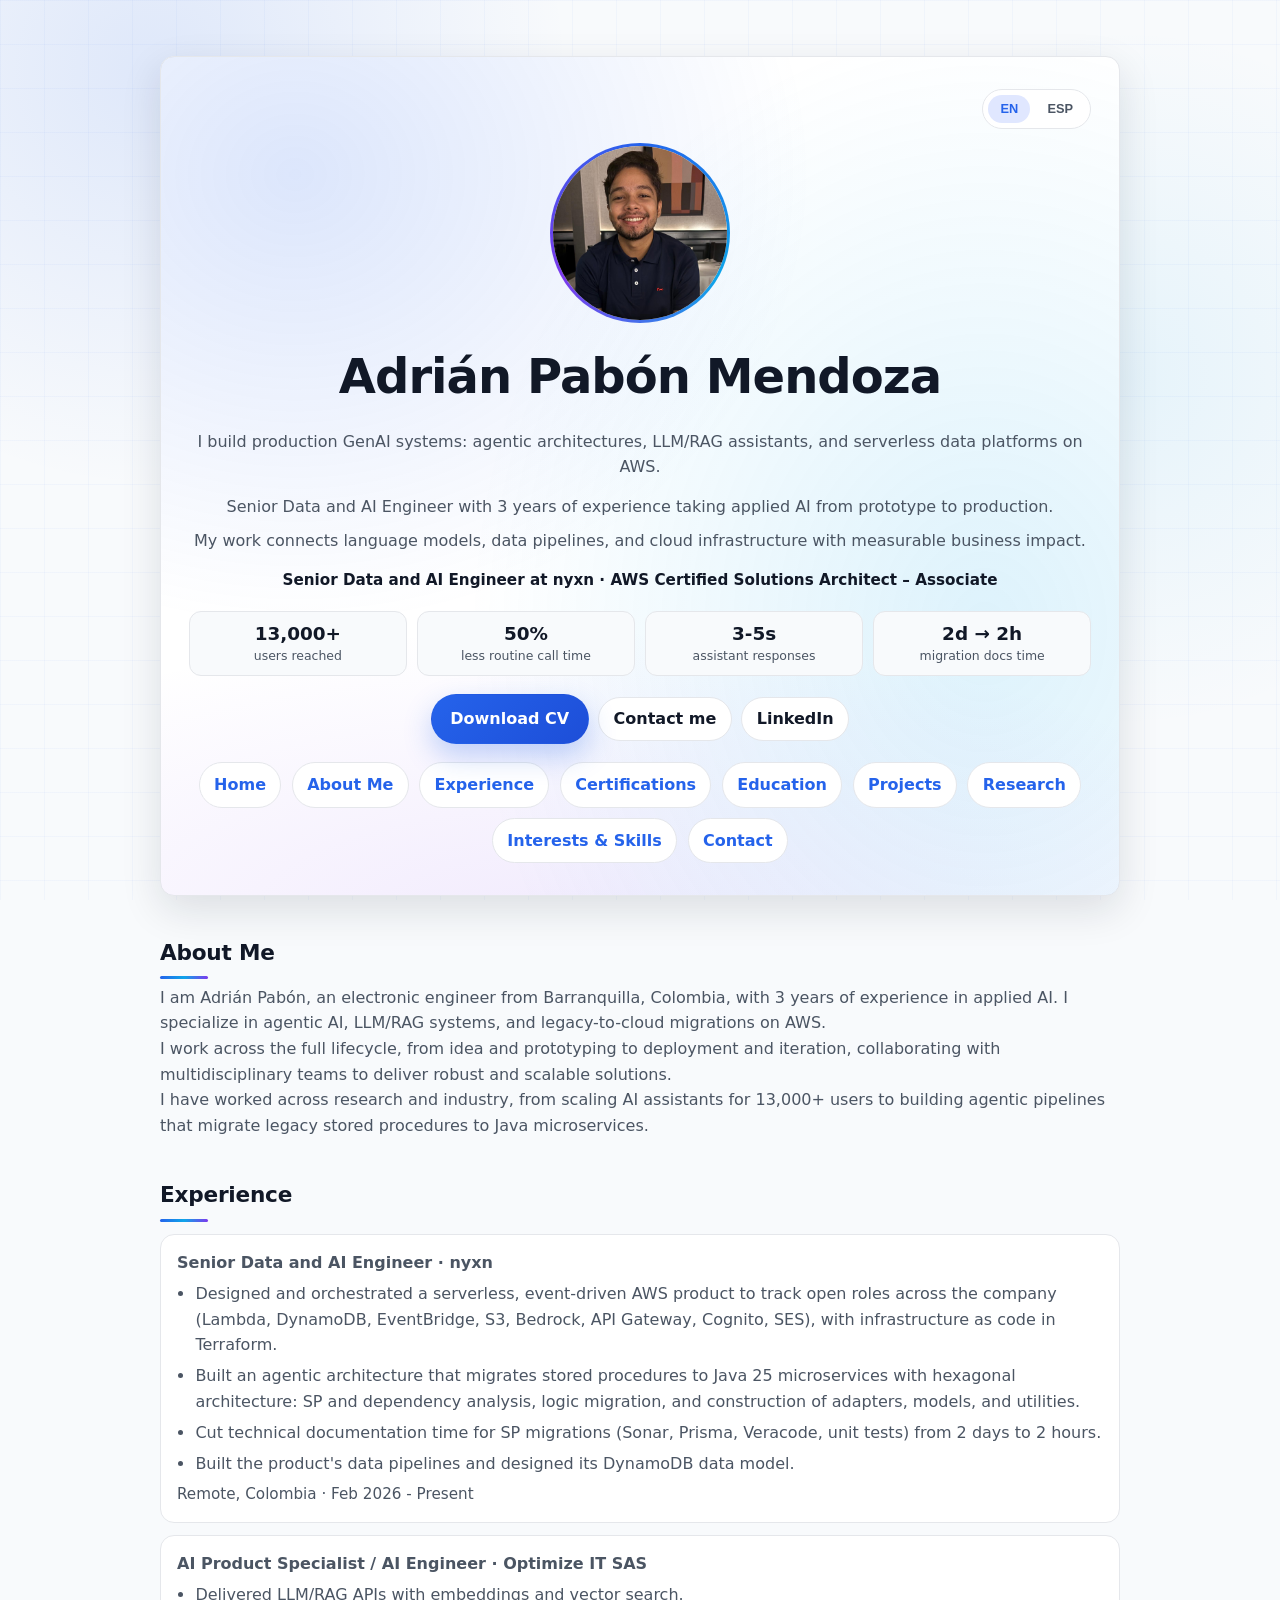
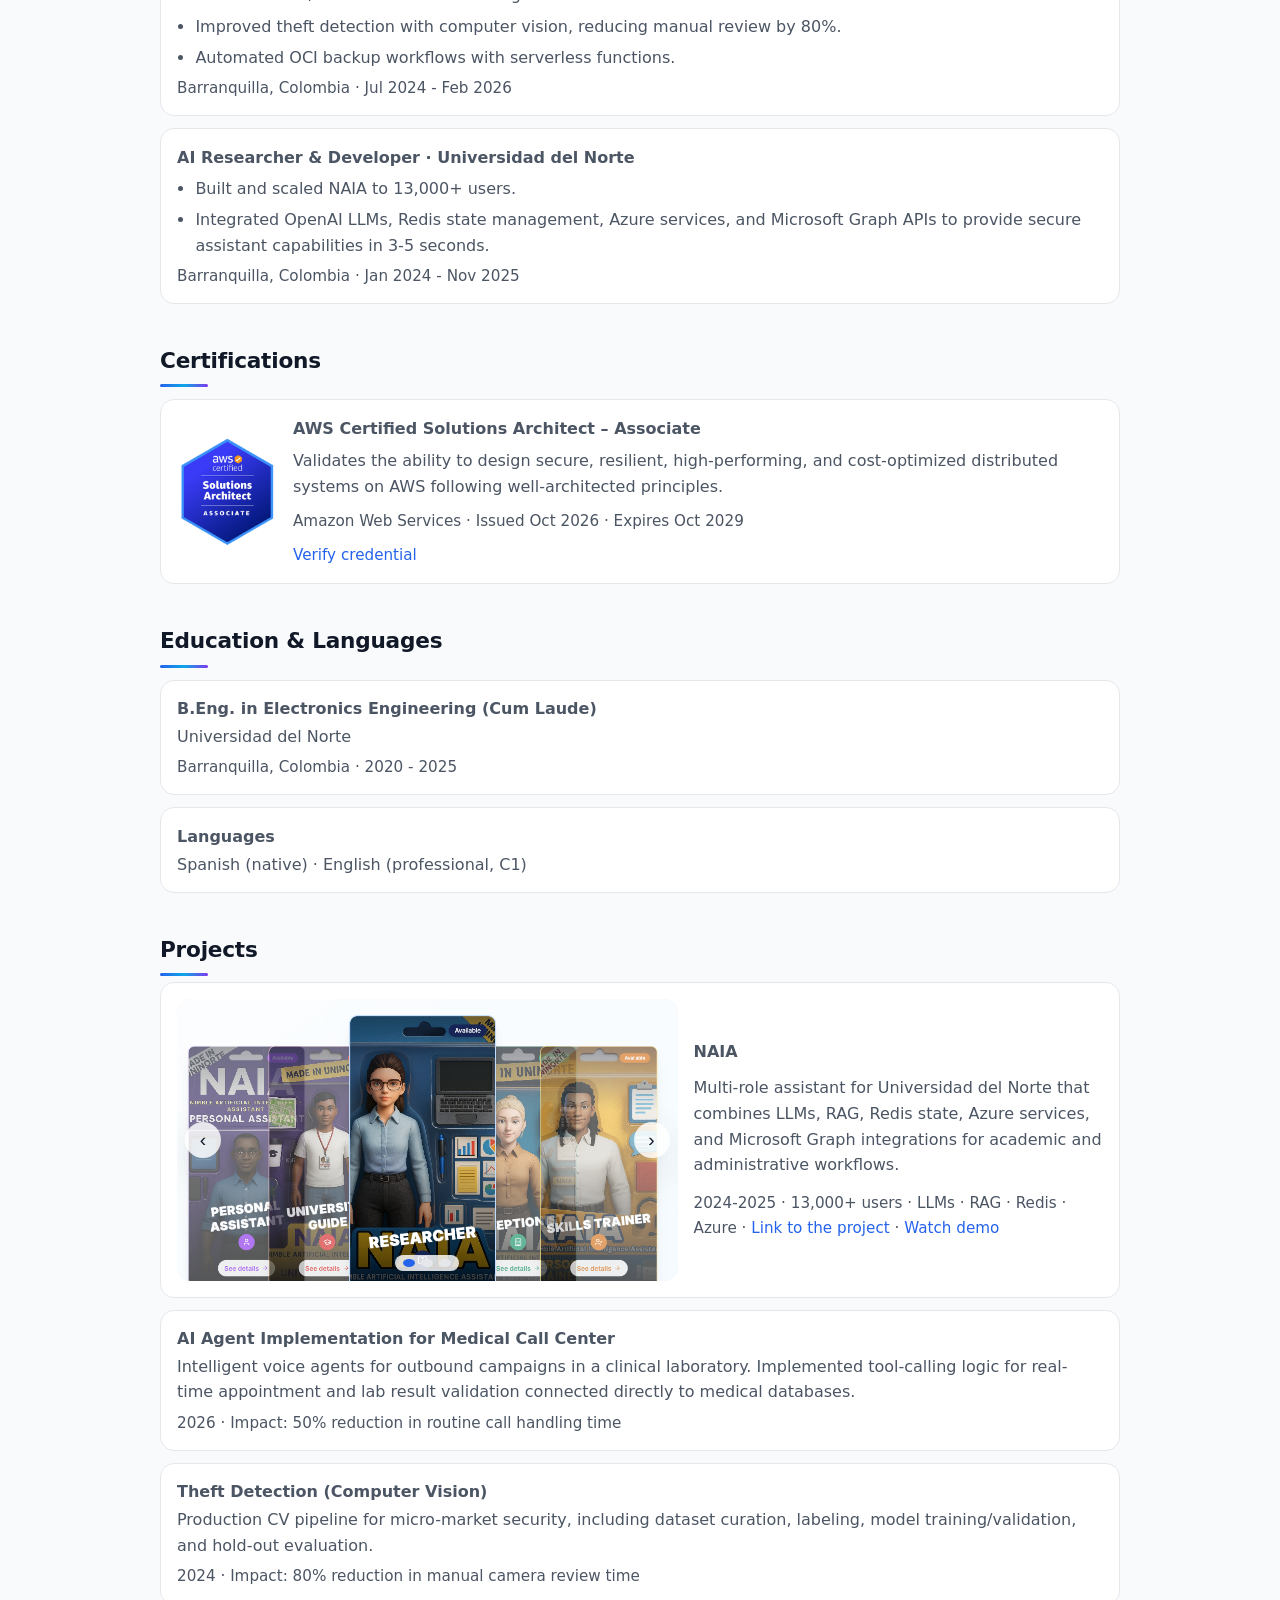
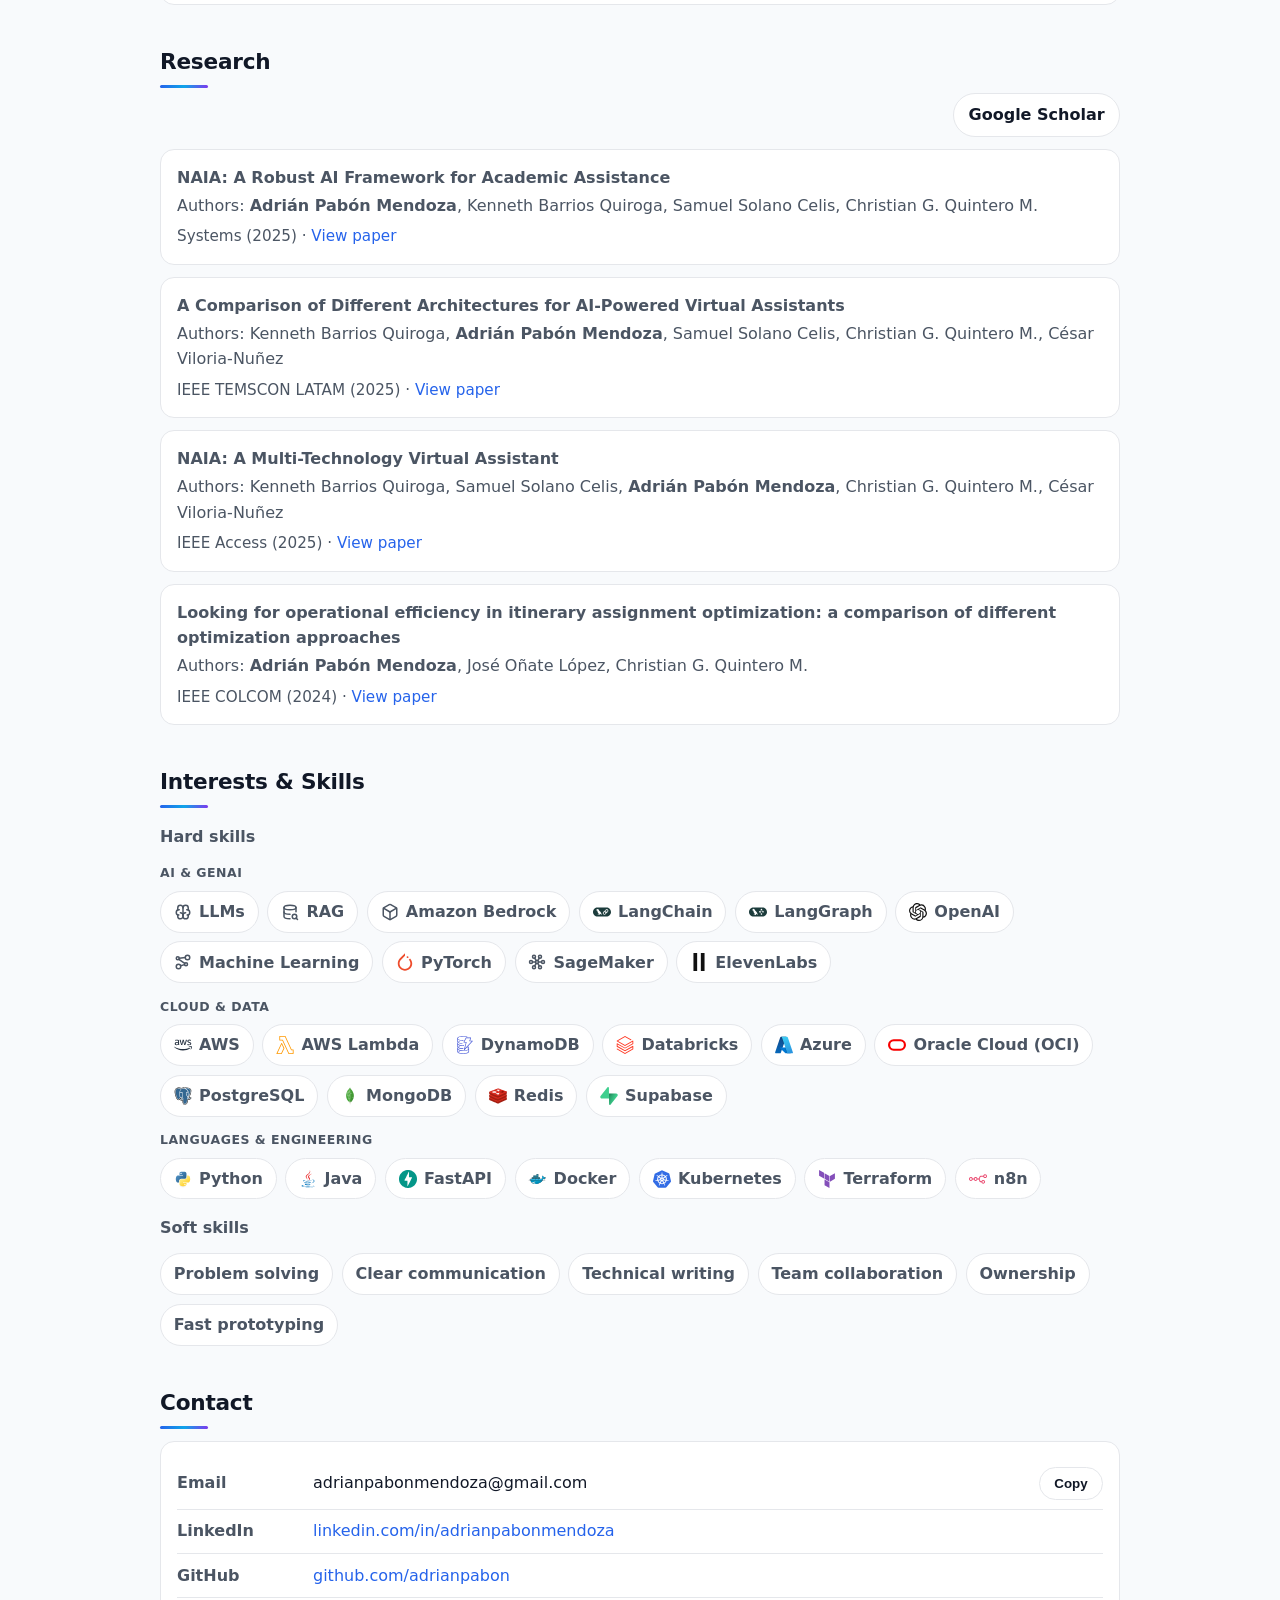
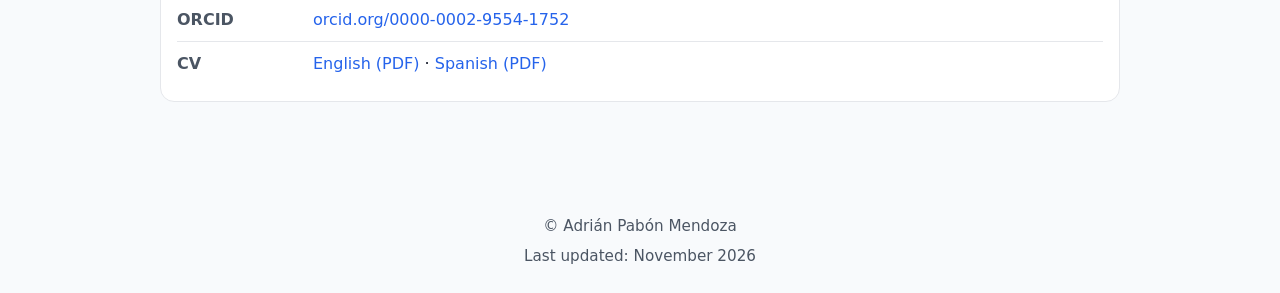
<file: index.html>
<!doctype html>
<html lang="en">
  <head>
    <meta charset="utf-8" />
    <meta name="viewport" content="width=device-width, initial-scale=1" />
    <meta
      name="description"
      content="Senior AI & Data Engineer in Colombia building production GenAI on AWS: agentic AI systems, LLM/RAG, serverless event-driven architectures, and Java microservices. AWS Certified Solutions Architect – Associate."
      data-i18n-content="meta.description"
    />
    <link rel="canonical" href="https://www.adrianpabonmendoza.com/" />
    <link rel="alternate" hreflang="en" href="https://www.adrianpabonmendoza.com/" />
    <link rel="alternate" hreflang="es" href="https://www.adrianpabonmendoza.com/es/" />
    <link rel="alternate" hreflang="x-default" href="https://www.adrianpabonmendoza.com/" />
    <meta property="og:type" content="website" />
    <meta
      property="og:title"
      content="Adrián Pabón Mendoza | Senior AI & Data Engineer · AWS Certified Solutions Architect · Agentic AI"
      data-i18n-content="meta.title"
    />
    <meta
      property="og:description"
      content="Production GenAI on AWS: agentic AI systems, LLM/RAG, and serverless event-driven architectures with measurable impact."
      data-i18n-content="meta.socialDescription"
    />
    <meta property="og:url" content="https://www.adrianpabonmendoza.com/" />
    <meta property="og:image" content="https://www.adrianpabonmendoza.com/data/profile.jpeg" />
    <meta property="og:locale" content="en_US" data-i18n-content="meta.locale" />
    <meta name="twitter:card" content="summary_large_image" />
    <meta
      name="twitter:title"
      content="Adrián Pabón Mendoza | Senior AI & Data Engineer · AWS Certified Solutions Architect · Agentic AI"
      data-i18n-content="meta.title"
    />
    <meta
      name="twitter:description"
      content="Production GenAI on AWS: agentic AI systems, LLM/RAG, and serverless event-driven architectures with measurable impact."
      data-i18n-content="meta.socialDescription"
    />
    <meta name="twitter:image" content="https://www.adrianpabonmendoza.com/data/profile.jpeg" />

    <title data-i18n="meta.title">Adrián Pabón Mendoza | Senior AI & Data Engineer · AWS Certified Solutions Architect · Agentic AI</title>

    <link rel="icon" href="data/favicon.svg" type="image/svg+xml" />
    <link rel="stylesheet" href="styles.css?v=019836557a" />
    <script defer src="script.js?v=e65254d980"></script>
  </head>
  <body>
    <main class="layout" id="content">
      <section id="home" class="intro" aria-label="Home" data-i18n-aria-label="nav.home">
        <div class="intro__tools">
          <div
            class="lang-switch"
            role="group"
            aria-label="Language selector"
            data-i18n-aria-label="language.selector"
          >
            <button class="lang-switch__btn" type="button" data-lang-option="en" data-lang-href="./" aria-pressed="false">
              EN
            </button>
            <button class="lang-switch__btn" type="button" data-lang-option="es" data-lang-href="es/" aria-pressed="false">
              ESP
            </button>
          </div>
          <button
            class="nav-toggle"
            type="button"
            data-nav-toggle
            aria-expanded="false"
            aria-controls="primary-nav"
            aria-label="Toggle navigation"
            data-i18n-aria-label="nav.toggle"
          >
            <span class="nav-toggle__bars" aria-hidden="true">
              <span></span>
              <span></span>
              <span></span>
            </span>
          </button>
        </div>
        <img
          class="intro__photo"
          src="data/profile.jpeg"
          alt="Photo of Adrián Pabón Mendoza"
          data-i18n-alt="image.profileAlt"
          width="250"
          height="250"
          loading="eager"
          decoding="async"
        />
        <h1 class="intro__name">Adrián Pabón Mendoza</h1>
        <p class="intro__tagline" data-i18n="intro.tagline">
          I build production GenAI systems: agentic architectures, LLM/RAG assistants, and serverless data platforms on AWS.
        </p>
        <div class="intro__bio">
          <p data-i18n="intro.experience">
            AI engineer with 3 years of experience building production-ready solutions.
          </p>
          <p data-i18n="intro.focus">
            My work connects agentic AI, LLM/RAG systems, and cloud migrations with measurable business impact.
          </p>
        </div>
        <p class="intro__availability" data-i18n="intro.availability">
          Senior Data and AI Engineer at nyxn · AWS Certified Solutions Architect – Associate
        </p>
        <dl class="impact-strip" aria-label="Career impact highlights">
          <div>
            <dt>13,000+</dt>
            <dd data-i18n="intro.metricUsers">users reached</dd>
          </div>
          <div>
            <dt>50%</dt>
            <dd data-i18n="intro.metricCalls">less routine call time</dd>
          </div>
          <div>
            <dt>3-5s</dt>
            <dd data-i18n="intro.metricLatency">assistant responses</dd>
          </div>
          <div>
            <dt>2d → 2h</dt>
            <dd data-i18n="intro.metricDocs">migration docs time</dd>
          </div>
        </dl>
        <div class="intro__cta">
          <a class="button button--cv" href="cv/en/Adrian_Pabon_CV.pdf" download data-i18n="intro.cvCta">
            Download CV
          </a>
          <a
            class="button button--ghost"
            href="mailto:adrianpabonmendoza@gmail.com?subject=Job%20opportunity%20for%20Adri%C3%A1n%20Pab%C3%B3n"
            data-i18n="intro.contactCta"
          >
            Contact me
          </a>
          <a
            class="button button--ghost"
            href="https://www.linkedin.com/in/adrianpabonmendoza/"
            target="_blank"
            rel="noopener noreferrer"
          >
            LinkedIn
          </a>
        </div>
        <div class="intro__nav-wrap">
          <nav
            class="intro__nav"
            id="primary-nav"
            aria-label="Primary navigation"
            data-i18n-aria-label="nav.primary"
            data-nav
          >
            <a href="#home" data-i18n="nav.home">Home</a>
            <a href="#about" data-i18n="nav.about">About Me</a>
            <a href="#experience" data-i18n="nav.experience">Experience</a>
            <a href="#certifications" data-i18n="nav.certifications">Certifications</a>
            <a href="#education" data-i18n="nav.education">Education</a>
            <a href="#projects" data-i18n="nav.projects">Projects</a>
            <a href="#research" data-i18n="nav.research">Research</a>
            <a href="#interests" data-i18n="nav.interests">Interests & Skills</a>
            <a href="#contact" data-i18n="nav.contact">Contact</a>
          </nav>
        </div>
      </section>

      <section id="about" class="section">
        <h2 data-i18n="about.title">About Me</h2>
        <p data-i18n="about.p1">
          👋 Hey! I am Adrián Pabón, an electronic engineer from Barranquilla, Colombia, with 3 years of experience in applied AI.
          I specialize in agentic AI, LLM/RAG systems, and legacy-to-cloud migrations on AWS.
        </p>
        <p data-i18n="about.p2">
          I work across the full lifecycle, from idea and prototyping to deployment and iteration,
          collaborating with multidisciplinary teams to deliver robust and scalable solutions.
        </p>
        <p data-i18n="about.p3">
          I have worked across research and industry, from scaling AI assistants for 13,000+ users to building
          agentic pipelines that migrate legacy stored procedures to Java microservices.
        </p>
      </section>

      <section id="experience" class="section">
        <h2 data-i18n="experience.title">Experience</h2>
        <ul class="list">
          <li>
            <p class="list__title" data-i18n="experience.role1.title">Senior Data and AI Engineer · nyxn</p>
            <ul class="list__points">
              <li data-i18n="experience.role1.point1">Designed and orchestrated a serverless, event-driven AWS product to track open roles across the company (Lambda, DynamoDB, EventBridge, S3, Bedrock, API Gateway, Cognito, SES), with infrastructure as code in Terraform.</li>
              <li data-i18n="experience.role1.point2">Built an agentic architecture that migrates stored procedures to Java 25 microservices with hexagonal architecture: SP and dependency analysis, logic migration, and construction of adapters, models, and utilities.</li>
              <li data-i18n="experience.role1.point3">Cut technical documentation time for SP migrations (Sonar, Prisma, Veracode, unit tests) from 2 days to 2 hours.</li>
              <li data-i18n="experience.role1.point4">Built the product's data pipelines and designed its DynamoDB data model.</li>
            </ul>
            <p class="list__meta" data-i18n="experience.role1.meta">Remote, Colombia · Feb 2026 - Present</p>
          </li>
          <li>
            <p class="list__title" data-i18n="experience.role2.title">AI Product Specialist / AI Engineer · Optimize IT SAS</p>
            <ul class="list__points">
              <li data-i18n="experience.role2.point2">Delivered LLM/RAG APIs with embeddings and vector search.</li>
              <li data-i18n="experience.role2.point1">Improved theft detection with computer vision, reducing manual review by 80%.</li>
              <li data-i18n="experience.role2.point3">Automated OCI backup workflows with serverless functions.</li>
            </ul>
            <p class="list__meta" data-i18n="experience.role2.meta">Barranquilla, Colombia · Jul 2024 - Feb 2026</p>
          </li>
          <li>
            <p class="list__title" data-i18n="experience.role3.title">AI Researcher & Developer · Universidad del Norte</p>
            <ul class="list__points">
              <li data-i18n="experience.role3.point1">Built and scaled NAIA to 13,000+ users.</li>
              <li data-i18n="experience.role3.point2">Integrated OpenAI LLMs, Redis state management, Azure services, and Microsoft Graph APIs to provide secure assistant capabilities in 3-5 seconds.</li>
            </ul>
            <p class="list__meta" data-i18n="experience.role3.meta">Barranquilla, Colombia · Jan 2024 - Nov 2025</p>
          </li>
        </ul>
      </section>

      <section id="certifications" class="section">
        <h2 data-i18n="certifications.title">Certifications</h2>
        <article class="cert-card">
          <img
            class="cert-card__badge"
            src="data/certifications/aws-solutions-architect-associate.png"
            alt="AWS Certified Solutions Architect – Associate badge"
            data-i18n-alt="certifications.awsSaa.badgeAlt"
            width="150"
            height="170"
            loading="lazy"
            decoding="async"
          />
          <div class="cert-card__content">
            <p class="list__title">AWS Certified Solutions Architect – Associate</p>
            <p class="list__desc" data-i18n="certifications.awsSaa.description">
              Validates the ability to design secure, resilient, high-performing, and cost-optimized distributed
              systems on AWS following well-architected principles.
            </p>
            <p class="list__meta" data-i18n="certifications.awsSaa.meta">
              Amazon Web Services · Issued Oct 2026 · Expires Oct 2029
            </p>
            <p class="list__meta">
              <a
                class="link"
                href="https://www.credly.com/badges/c1b996bf-6ad3-4f0d-b936-1088787ad5c1/public_url"
                target="_blank"
                rel="noreferrer"
              >
                <span data-i18n="certifications.verify">Verify credential</span>
              </a>
            </p>
          </div>
        </article>
      </section>

      <section id="education" class="section">
        <h2 data-i18n="education.title">Education & Languages</h2>
        <ul class="list">
          <li>
            <p class="list__title" data-i18n="education.degree">B.Eng. in Electronics Engineering (Cum Laude)</p>
            <p class="list__desc">Universidad del Norte</p>
            <p class="list__meta" data-i18n="education.meta">Barranquilla, Colombia · 2020 - 2025</p>
          </li>
          <li>
            <p class="list__title" data-i18n="languages.title">Languages</p>
            <p class="list__desc" data-i18n="languages.list">Spanish (native) · English (professional, C1)</p>
          </li>
        </ul>
      </section>

      <section id="projects" class="section">
        <h2 data-i18n="projects.title">Projects</h2>
        <article class="project-card">
          <div class="project-media">
            <div class="slider" data-slider>
              <div class="slider__track" data-slider-track>
                <figure class="slide is-active">
                  <img
                    src="data/naia/naia_home.png"
                    alt="NAIA assistant interface mock"
                    data-i18n-alt="projects.naia.image1Alt"
                    loading="lazy"
                    decoding="async"
                  />
                </figure>
                <figure class="slide">
                  <img
                    src="data/naia/naia_research.png"
                    alt="Dashboard analytics for NAIA usage"
                    data-i18n-alt="projects.naia.image2Alt"
                    loading="lazy"
                    decoding="async"
                  />
                </figure>
                <figure class="slide">
                  <img
                    src="data/naia/meet_naia.png"
                    alt="System architecture sketch for NAIA"
                    data-i18n-alt="projects.naia.image3Alt"
                    loading="lazy"
                    decoding="async"
                  />
                </figure>
              </div>
              <div class="slider__controls">
                <button
                  class="slider__btn"
                  type="button"
                  data-slider-prev
                  aria-label="Previous image"
                  data-i18n-aria-label="slider.previousImage"
                >
                  ‹
                </button>
                <button
                  class="slider__btn"
                  type="button"
                  data-slider-next
                  aria-label="Next image"
                  data-i18n-aria-label="slider.nextImage"
                >
                  ›
                </button>
              </div>
              <div
                class="slider__dots"
                data-slider-dots
                aria-label="Slider pagination"
                data-i18n-aria-label="slider.pagination"
              ></div>
            </div>
          </div>
          <div class="project-content">
            <p class="list__title">NAIA</p>
            <p class="list__desc" data-i18n="projects.naia.description">
              Multi-role assistant for Universidad del Norte that combines LLMs, RAG, Redis state, Azure services,
              and Microsoft Graph integrations for academic and administrative workflows.
            </p>
            <p class="list__meta">
              2024-2025 · 13,000+ users · LLMs · RAG · Redis · Azure ·
              <a
                class="link"
                href="https://naia.uninorte.edu.co/"
                target="_blank"
                rel="noreferrer"
              >
                <span data-i18n="projects.naia.link">Link to the project</span>
              </a>
              ·
              <a
                class="link"
                href="https://youtu.be/oDc96ZBW_u0?si=5O5DyOcnryvD_DOg"
                target="_blank"
                rel="noreferrer"
              >
                <span data-i18n="projects.naia.demo">Watch Demo</span>
              </a>
            </p>
          </div>
        </article>
        <ul class="list">
          <li>
            <p class="list__title" data-i18n="projects.callCenter.title">AI Agent Implementation for Medical Call Center</p>
            <p class="list__desc" data-i18n="projects.callCenter.description">
              Intelligent voice agents for outbound campaigns in a clinical laboratory. Implemented tool-calling
              logic for real-time appointment and lab result validation connected directly to medical databases.
            </p>
            <p class="list__meta" data-i18n="projects.callCenter.meta">2026 · Impact: 50% reduction in routine call handling time</p>
          </li>
          <li>
            <p class="list__title" data-i18n="projects.theft.title">Theft Detection (Computer Vision)</p>
            <p class="list__desc" data-i18n="projects.theft.description">
              Production CV pipeline for micro-market security, including dataset curation, labeling,
              model training/validation, and hold-out evaluation.
            </p>
            <p class="list__meta" data-i18n="projects.theft.meta">2024 · Impact: 80% reduction in manual camera review time</p>
          </li>
        </ul>
      </section>

      <section id="research" class="section">
        <h2 data-i18n="research.title">Research</h2>
        <div class="list__actions">
          <a
            class="button button--ghost"
            href="https://scholar.google.com/citations?user=94yZN2IAAAAJ&hl=es&oi=ao"
            target="_blank"
            rel="noreferrer"
          >
            <span data-i18n="research.googleScholar">Google Scholar</span>
          </a>
        </div>
        <ul class="list">
          <li>
            <p class="list__title">NAIA: A Robust AI Framework for Academic Assistance</p>
            <p class="list__desc">
              <span data-i18n="research.authors">Authors:</span>
              <strong>Adrián Pabón Mendoza</strong>, Kenneth Barrios Quiroga, Samuel Solano Celis, Christian G. Quintero M.
            </p>
            <p class="list__meta">
              Systems (2025) ·
              <a class="link" href="https://www.mdpi.com/2079-8954/13/12/1091" target="_blank" rel="noreferrer">
                <span data-i18n="research.viewPaper">View paper</span>
              </a>
            </p>
          </li>
          <li>
            <p class="list__title">A Comparison of Different Architectures for AI-Powered Virtual Assistants</p>
            <p class="list__desc">
              <span data-i18n="research.authors">Authors:</span>
              Kenneth Barrios Quiroga, <strong>Adrián Pabón Mendoza</strong>, Samuel Solano Celis, Christian G. Quintero M., César Viloria-Nuñez
            </p>
            <p class="list__meta">
              IEEE TEMSCON LATAM (2025) ·
                <a class="link" href="https://ieeexplore.ieee.org/document/11238808" target="_blank" rel="noreferrer">
                  <span data-i18n="research.viewPaper">View paper</span>
                </a>
              </p>
          </li>
          <li>
            <p class="list__title">NAIA: A Multi-Technology Virtual Assistant</p>
            <p class="list__desc">
              <span data-i18n="research.authors">Authors:</span>
              Kenneth Barrios Quiroga, Samuel Solano Celis, <strong>Adrián Pabón Mendoza</strong>, Christian G. Quintero M., César Viloria-Nuñez
            </p>
            <p class="list__meta">
              IEEE Access (2025) ·
              <a class="link" href="https://ieeexplore.ieee.org/document/11018004" target="_blank" rel="noreferrer">
                <span data-i18n="research.viewPaper">View paper</span>
              </a>
            </p>
          </li>
          <li>
            <p class="list__title">Looking for operational efficiency in itinerary assignment optimization: a comparison of different optimization approaches</p>
            <p class="list__desc">
              <span data-i18n="research.authors">Authors:</span>
              <strong>Adrián Pabón Mendoza</strong>, José Oñate López, Christian G. Quintero M.
            </p>
            <p class="list__meta">
              IEEE COLCOM (2024) ·
              <a class="link" href="https://ieeexplore.ieee.org/abstract/document/10720293/" target="_blank" rel="noreferrer">
                <span data-i18n="research.viewPaper">View paper</span>
              </a>
            </p>
          </li>
        </ul>
      </section>

      <section id="interests" class="section">
        <h2 data-i18n="interests.title">Interests & Skills</h2>
        <div class="pill-group" aria-label="Hard skills" data-i18n-aria-label="interests.hardSkills">
          <p class="pill-heading" data-i18n="interests.hardSkills">Hard skills</p>
          <p class="skill-group__label" data-i18n="interests.groupAi">AI & GenAI</p>
          <ul class="pill-list pill-list--skills">
            <li class="skill-chip"><img src="data/icons/llm.svg" alt="" width="18" height="18" loading="lazy" decoding="async" />LLMs</li>
            <li class="skill-chip"><img src="data/icons/rag.svg" alt="" width="18" height="18" loading="lazy" decoding="async" />RAG</li>
            <li class="skill-chip"><img src="data/icons/bedrock.svg" alt="" width="18" height="18" loading="lazy" decoding="async" />Amazon Bedrock</li>
            <li class="skill-chip"><img src="data/icons/langchain.svg" alt="" width="18" height="18" loading="lazy" decoding="async" />LangChain</li>
            <li class="skill-chip"><img src="data/icons/langgraph.svg" alt="" width="18" height="18" loading="lazy" decoding="async" />LangGraph</li>
            <li class="skill-chip"><img src="data/icons/openai.svg" alt="" width="18" height="18" loading="lazy" decoding="async" />OpenAI</li>
            <li class="skill-chip"><img src="data/icons/ml.svg" alt="" width="18" height="18" loading="lazy" decoding="async" />Machine Learning</li>
            <li class="skill-chip"><img src="data/icons/pytorch.svg" alt="" width="18" height="18" loading="lazy" decoding="async" />PyTorch</li>
            <li class="skill-chip"><img src="data/icons/sagemaker.svg" alt="" width="18" height="18" loading="lazy" decoding="async" />SageMaker</li>
            <li class="skill-chip"><img src="data/icons/elevenlabs.svg" alt="" width="18" height="18" loading="lazy" decoding="async" />ElevenLabs</li>
          </ul>
          <p class="skill-group__label" data-i18n="interests.groupCloud">Cloud & Data</p>
          <ul class="pill-list pill-list--skills">
            <li class="skill-chip"><img src="data/icons/aws.svg" alt="" width="18" height="18" loading="lazy" decoding="async" />AWS</li>
            <li class="skill-chip"><img src="data/icons/lambda.svg" alt="" width="18" height="18" loading="lazy" decoding="async" />AWS Lambda</li>
            <li class="skill-chip"><img src="data/icons/dynamodb.svg" alt="" width="18" height="18" loading="lazy" decoding="async" />DynamoDB</li>
            <li class="skill-chip"><img src="data/icons/databricks.svg" alt="" width="18" height="18" loading="lazy" decoding="async" />Databricks</li>
            <li class="skill-chip"><img src="data/icons/azure.svg" alt="" width="18" height="18" loading="lazy" decoding="async" />Azure</li>
            <li class="skill-chip"><img src="data/icons/oracle.svg" alt="" width="18" height="18" loading="lazy" decoding="async" />Oracle Cloud (OCI)</li>
            <li class="skill-chip"><img src="data/icons/postgresql.svg" alt="" width="18" height="18" loading="lazy" decoding="async" />PostgreSQL</li>
            <li class="skill-chip"><img src="data/icons/mongodb.svg" alt="" width="18" height="18" loading="lazy" decoding="async" />MongoDB</li>
            <li class="skill-chip"><img src="data/icons/redis.svg" alt="" width="18" height="18" loading="lazy" decoding="async" />Redis</li>
            <li class="skill-chip"><img src="data/icons/supabase.svg" alt="" width="18" height="18" loading="lazy" decoding="async" />Supabase</li>
          </ul>
          <p class="skill-group__label" data-i18n="interests.groupEng">Languages & Engineering</p>
          <ul class="pill-list pill-list--skills">
            <li class="skill-chip"><img src="data/icons/python.svg" alt="" width="18" height="18" loading="lazy" decoding="async" />Python</li>
            <li class="skill-chip"><img src="data/icons/java.svg" alt="" width="18" height="18" loading="lazy" decoding="async" />Java</li>
            <li class="skill-chip"><img src="data/icons/fastapi.svg" alt="" width="18" height="18" loading="lazy" decoding="async" />FastAPI</li>
            <li class="skill-chip"><img src="data/icons/docker.svg" alt="" width="18" height="18" loading="lazy" decoding="async" />Docker</li>
            <li class="skill-chip"><img src="data/icons/kubernetes.svg" alt="" width="18" height="18" loading="lazy" decoding="async" />Kubernetes</li>
            <li class="skill-chip"><img src="data/icons/terraform.svg" alt="" width="18" height="18" loading="lazy" decoding="async" />Terraform</li>
            <li class="skill-chip"><img src="data/icons/n8n.svg" alt="" width="18" height="18" loading="lazy" decoding="async" />n8n</li>
          </ul>
        </div>
        <div class="pill-group" aria-label="Soft skills">
          <p class="pill-heading" data-i18n="interests.softSkills">Soft skills</p>
          <ul class="pill-list">
            <li data-i18n="interests.soft.problemSolving">Problem solving</li>
            <li data-i18n="interests.soft.communication">Clear communication</li>
            <li data-i18n="interests.soft.writing">Technical writing</li>
            <li data-i18n="interests.soft.teamwork">Team collaboration</li>
            <li data-i18n="interests.soft.ownership">Ownership</li>
            <li data-i18n="interests.soft.prototyping">Fast prototyping</li>
          </ul>
        </div>
      </section>

      <section id="contact" class="section">
        <h2 data-i18n="contact.title">Contact</h2>
        <div class="contact-card">
          <div class="contact__row">
            <span class="contact__label" data-i18n="contact.email">Email</span>
            <span class="contact__value" data-email>adrianpabonmendoza@gmail.com</span>
            <button class="button button--ghost" type="button" data-copy-email data-i18n="contact.copy">
              Copy
            </button>
          </div>
          <div class="contact__row">
            <span class="contact__label" data-i18n="contact.linkedin">LinkedIn</span>
            <a
              class="contact__value link"
              href="https://www.linkedin.com/in/adrianpabonmendoza/"
              target="_blank"
              rel="noreferrer"
            >
              linkedin.com/in/adrianpabonmendoza
            </a>
          </div>
          <div class="contact__row">
            <span class="contact__label" data-i18n="contact.github">GitHub</span>
            <a
              class="contact__value link"
              href="https://github.com/adrianpabon"
              target="_blank"
              rel="noreferrer"
            >
              github.com/adrianpabon
            </a>
          </div>
          <div class="contact__row">
            <span class="contact__label" data-i18n="contact.orcid">ORCID</span>
            <a
              class="contact__value link"
              href="https://orcid.org/0000-0002-9554-1752"
              target="_blank"
              rel="noreferrer"
            >
              orcid.org/0000-0002-9554-1752
            </a>
          </div>
          <div class="contact__row">
            <span class="contact__label" data-i18n="contact.cv">CV</span>
            <span class="contact__value">
              <a class="link" href="cv/en/Adrian_Pabon_CV.pdf" download>
                <span data-i18n="contact.download">English (PDF)</span>
              </a>
              ·
              <a class="link" href="cv/es/Adrian_Pabon_CV.pdf" download>
                <span data-i18n="contact.cvOther">Spanish (PDF)</span>
              </a>
            </span>
          </div>
        </div>
      </section>
    </main>

    <footer class="footer">
      <p>© Adrián Pabón Mendoza</p>
      <p class="footer__updated"><span data-i18n="footer.updatedLabel">Last updated:</span> <time data-last-updated datetime="2026-11-24">November 2026</time></p>
    </footer>

    <script type="application/ld+json">
      {
        "@context": "https://schema.org",
        "@type": "Person",
        "name": "Adrián Pabón Mendoza",
        "jobTitle": "Senior Data and AI Engineer",
        "description": "Senior AI & Data Engineer building production GenAI on AWS: agentic AI systems, LLM/RAG, and serverless event-driven architectures.",
        "url": "https://www.adrianpabonmendoza.com/",
        "email": "mailto:adrianpabonmendoza@gmail.com",
        "worksFor": { "@type": "Organization", "name": "nyxn" },
        "hasOccupation": {
          "@type": "Occupation",
          "name": "Senior AI & Data Engineer",
          "occupationLocation": { "@type": "Country", "name": "Colombia" }
        },
        "address": {
          "@type": "PostalAddress",
          "addressLocality": "Barranquilla",
          "addressCountry": "CO"
        },
        "knowsLanguage": ["es", "en"],
        "alumniOf": { "@type": "CollegeOrUniversity", "name": "Universidad del Norte" },
        "knowsAbout": [
          "Generative AI",
          "Agentic AI",
          "Large Language Models",
          "Retrieval-Augmented Generation",
          "Amazon Web Services",
          "Amazon Bedrock",
          "Serverless architecture",
          "Event-driven architecture",
          "Data engineering",
          "Java microservices",
          "Hexagonal architecture",
          "Python"
        ],
        "image": "https://www.adrianpabonmendoza.com/data/profile.jpeg",
        "hasCredential": {
          "@type": "EducationalOccupationalCredential",
          "name": "AWS Certified Solutions Architect – Associate",
          "credentialCategory": "certification",
          "dateCreated": "2026-10-26",
          "expires": "2029-10-26",
          "url": "https://www.credly.com/badges/c1b996bf-6ad3-4f0d-b936-1088787ad5c1/public_url",
          "recognizedBy": {
            "@type": "Organization",
            "name": "Amazon Web Services"
          }
        },
        "sameAs": [
          "https://www.linkedin.com/in/adrianpabonmendoza/",
          "https://github.com/adrianpabon",
          "https://scholar.google.com/citations?user=94yZN2IAAAAJ&hl=es&oi=ao",
          "https://orcid.org/0000-0002-9554-1752"
        ]
      }
    </script>
  </body>
</html>
</file>
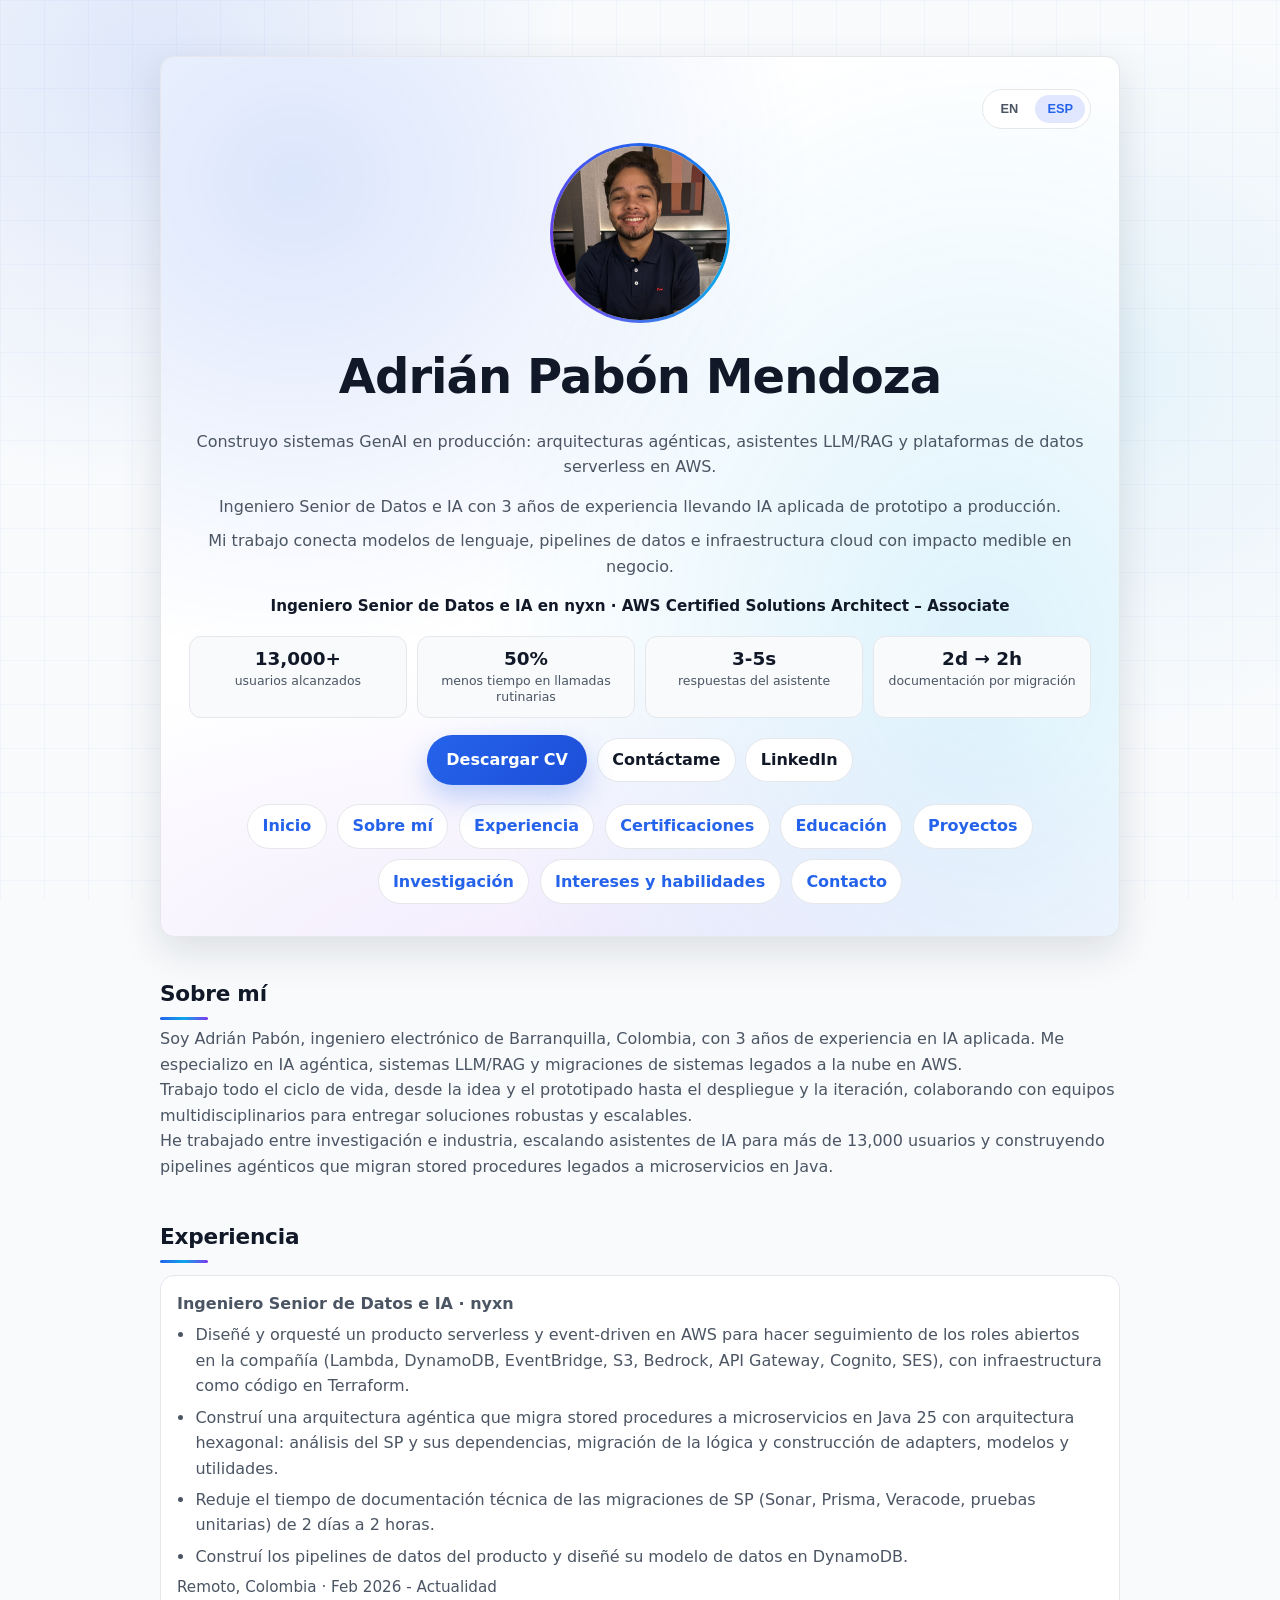
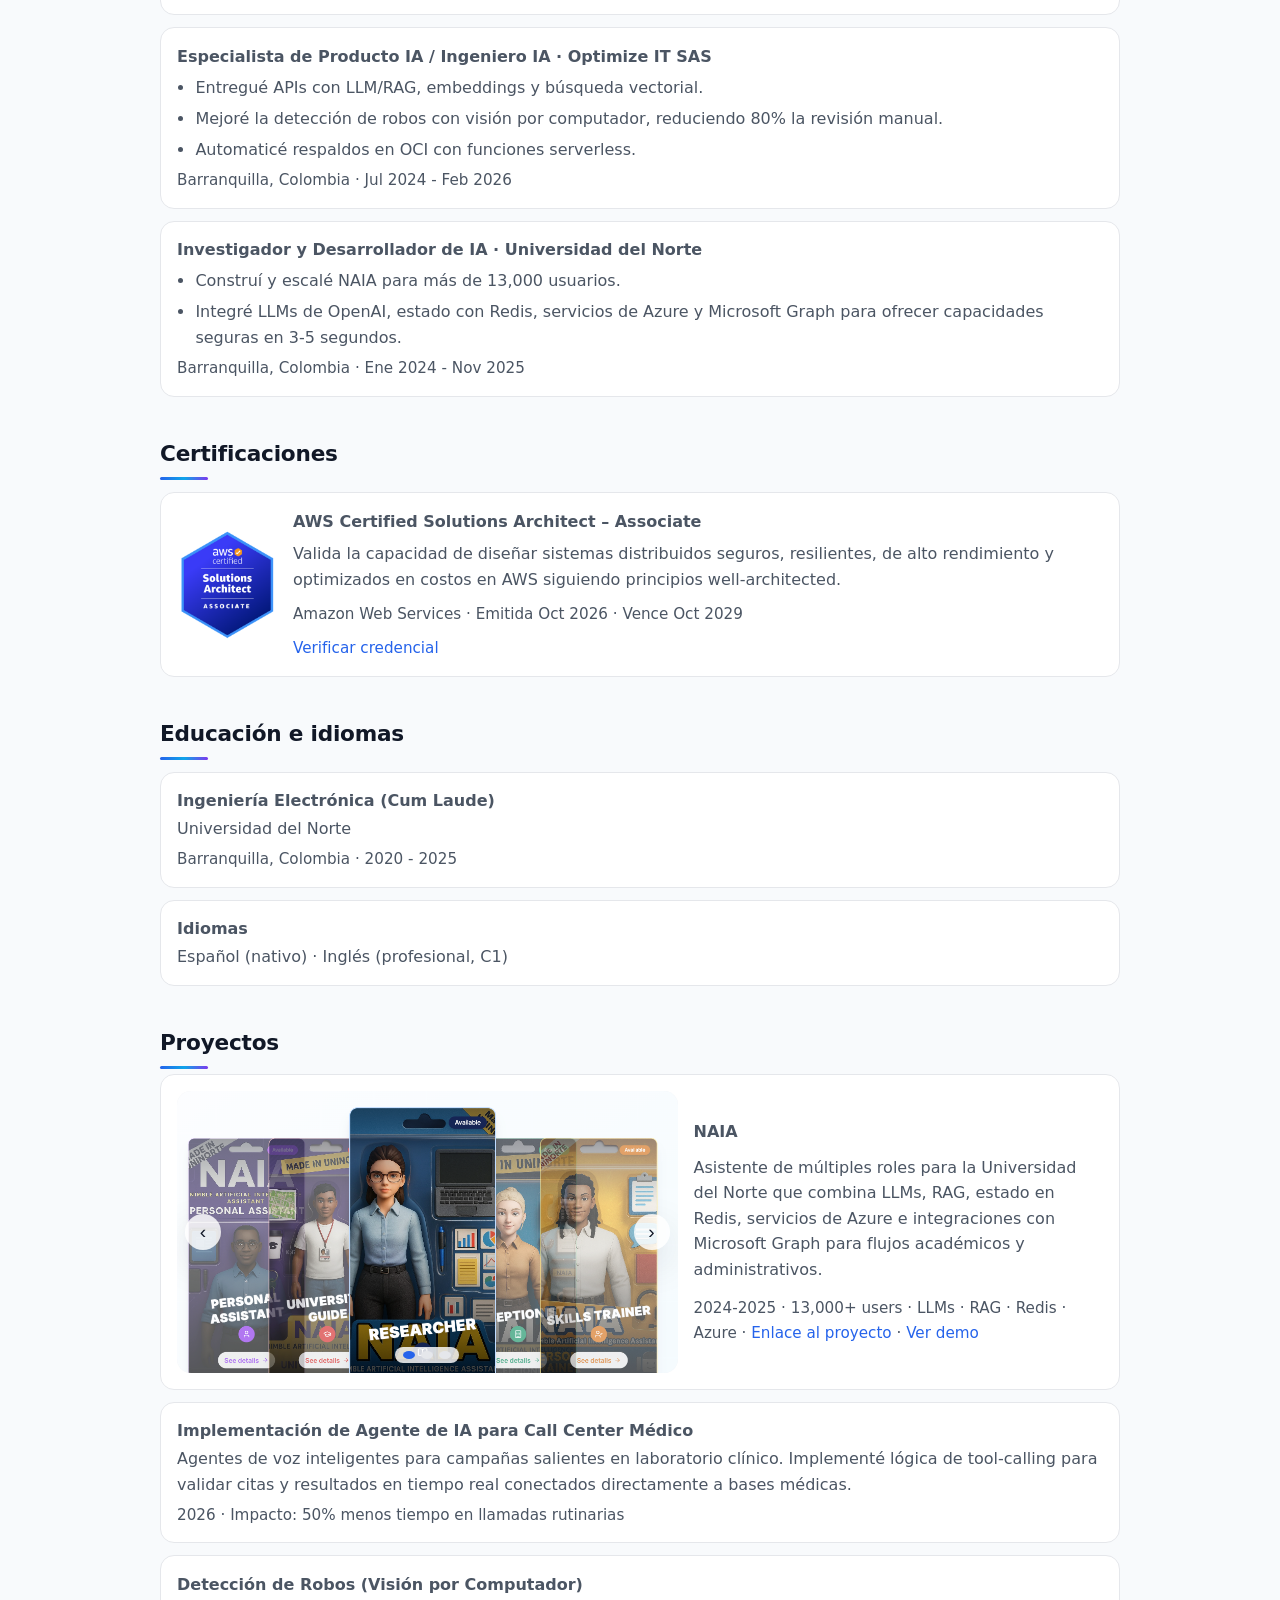
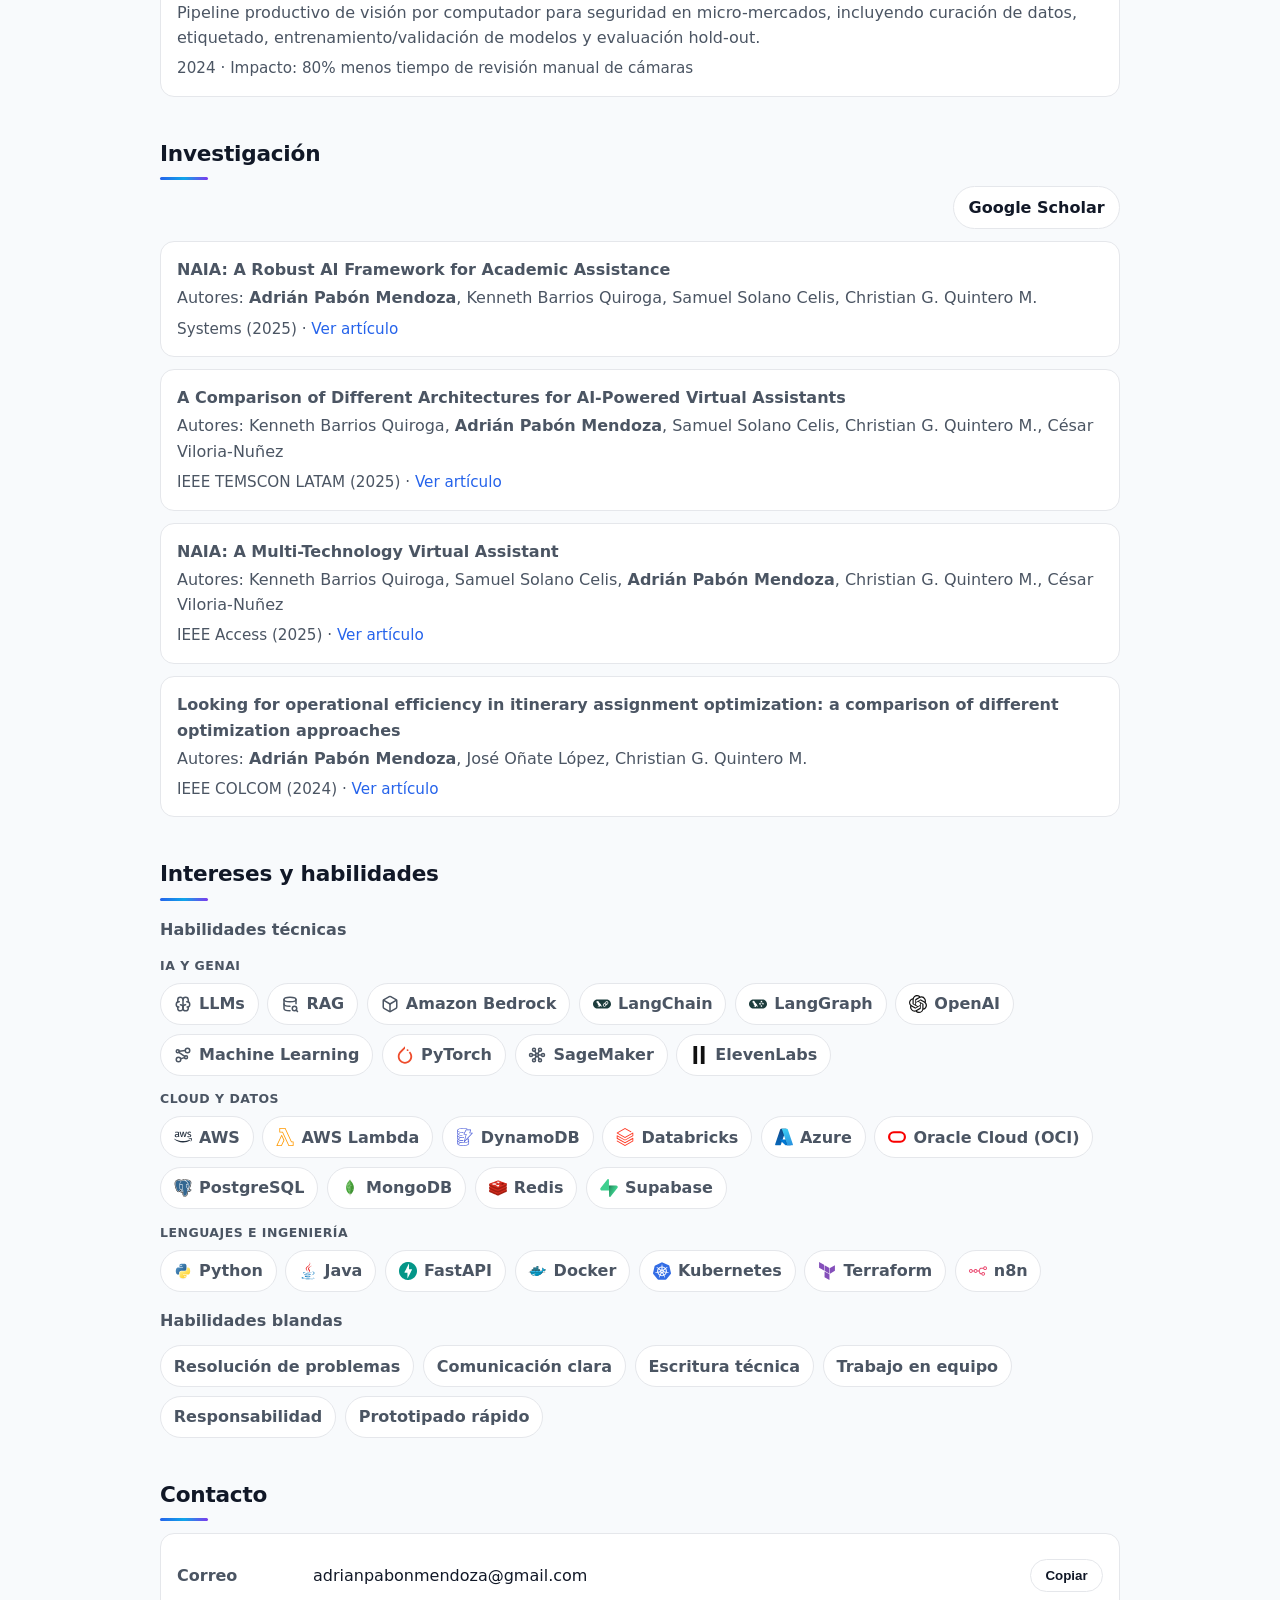
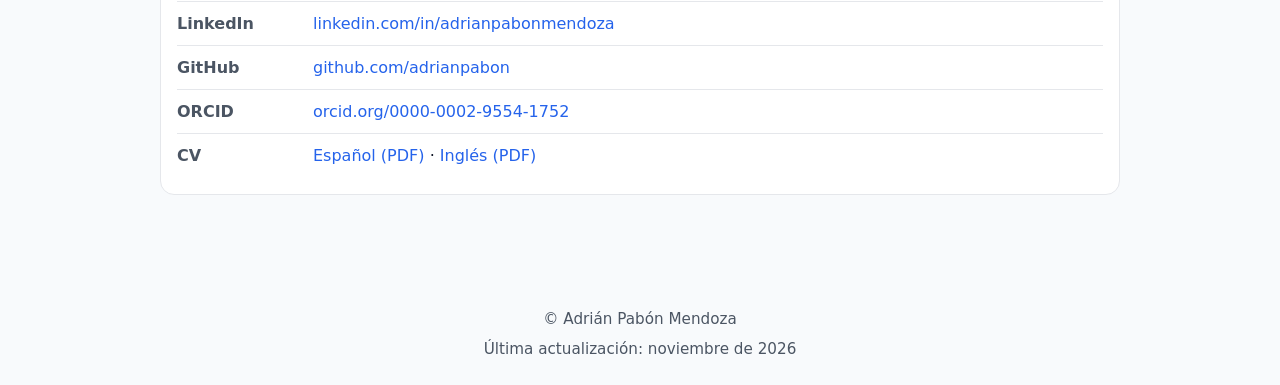
<file: es/index.html>
<!doctype html>
<!-- Generated by tools/build-es.mjs from index.html. Do not edit by hand. -->
<html lang="es">
  <head>
    <meta charset="utf-8" />
    <meta name="viewport" content="width=device-width, initial-scale=1" />
    <meta
      name="description"
      content="Ingeniero Senior de IA y Datos en Colombia que construye GenAI en producción sobre AWS: sistemas de IA agéntica, LLM/RAG, arquitecturas serverless event-driven y microservicios en Java. AWS Certified Solutions Architect – Associate."
      data-i18n-content="meta.description"
    />
    <link rel="canonical" href="https://www.adrianpabonmendoza.com/es/" />
    <link rel="alternate" hreflang="en" href="https://www.adrianpabonmendoza.com/" />
    <link rel="alternate" hreflang="es" href="https://www.adrianpabonmendoza.com/es/" />
    <link rel="alternate" hreflang="x-default" href="https://www.adrianpabonmendoza.com/" />
    <meta property="og:type" content="website" />
    <meta
      property="og:title"
      content="Adrián Pabón Mendoza | Ingeniero Senior de IA y Datos · AWS Certified Solutions Architect · IA agéntica"
      data-i18n-content="meta.title"
    />
    <meta
      property="og:description"
      content="GenAI en producción sobre AWS: sistemas de IA agéntica, LLM/RAG y arquitecturas serverless event-driven con impacto medible."
      data-i18n-content="meta.socialDescription"
    />
    <meta property="og:url" content="https://www.adrianpabonmendoza.com/es/" />
    <meta property="og:image" content="https://www.adrianpabonmendoza.com/data/profile.jpeg" />
    <meta property="og:locale" content="es_CO" data-i18n-content="meta.locale" />
    <meta name="twitter:card" content="summary_large_image" />
    <meta
      name="twitter:title"
      content="Adrián Pabón Mendoza | Ingeniero Senior de IA y Datos · AWS Certified Solutions Architect · IA agéntica"
      data-i18n-content="meta.title"
    />
    <meta
      name="twitter:description"
      content="GenAI en producción sobre AWS: sistemas de IA agéntica, LLM/RAG y arquitecturas serverless event-driven con impacto medible."
      data-i18n-content="meta.socialDescription"
    />
    <meta name="twitter:image" content="https://www.adrianpabonmendoza.com/data/profile.jpeg" />

    <title data-i18n="meta.title">Adrián Pabón Mendoza | Ingeniero Senior de IA y Datos · AWS Certified Solutions Architect · IA agéntica</title>

    <link rel="icon" href="../data/favicon.svg" type="image/svg+xml" />
    <link rel="stylesheet" href="../styles.css?v=019836557a" />
    <script defer src="../script.js?v=e65254d980"></script>
  </head>
  <body>
    <main class="layout" id="content">
      <section id="home" class="intro" aria-label="Inicio" data-i18n-aria-label="nav.home">
        <div class="intro__tools">
          <div
            class="lang-switch"
            role="group"
            aria-label="Selector de idioma"
            data-i18n-aria-label="language.selector"
          >
            <button class="lang-switch__btn" type="button" data-lang-option="en" data-lang-href="../" aria-pressed="false">
              EN
            </button>
            <button class="lang-switch__btn" type="button" data-lang-option="es" data-lang-href="./" aria-pressed="false">
              ESP
            </button>
          </div>
          <button
            class="nav-toggle"
            type="button"
            data-nav-toggle
            aria-expanded="false"
            aria-controls="primary-nav"
            aria-label="Mostrar navegación"
            data-i18n-aria-label="nav.toggle"
          >
            <span class="nav-toggle__bars" aria-hidden="true">
              <span></span>
              <span></span>
              <span></span>
            </span>
          </button>
        </div>
        <img
          class="intro__photo"
          src="../data/profile.jpeg"
          alt="Foto de Adrián Pabón Mendoza"
          data-i18n-alt="image.profileAlt"
          width="250"
          height="250"
          loading="eager"
          decoding="async"
        />
        <h1 class="intro__name">Adrián Pabón Mendoza</h1>
        <p class="intro__tagline" data-i18n="intro.tagline">Construyo sistemas GenAI en producción: arquitecturas agénticas, asistentes LLM/RAG y plataformas de datos serverless en AWS.</p>
        <div class="intro__bio">
          <p data-i18n="intro.experience">Ingeniero Senior de Datos e IA con 3 años de experiencia llevando IA aplicada de prototipo a producción.</p>
          <p data-i18n="intro.focus">Mi trabajo conecta modelos de lenguaje, pipelines de datos e infraestructura cloud con impacto medible en negocio.</p>
        </div>
        <p class="intro__availability" data-i18n="intro.availability">Ingeniero Senior de Datos e IA en nyxn · AWS Certified Solutions Architect – Associate</p>
        <dl class="impact-strip" aria-label="Career impact highlights">
          <div>
            <dt>13,000+</dt>
            <dd data-i18n="intro.metricUsers">usuarios alcanzados</dd>
          </div>
          <div>
            <dt>50%</dt>
            <dd data-i18n="intro.metricCalls">menos tiempo en llamadas rutinarias</dd>
          </div>
          <div>
            <dt>3-5s</dt>
            <dd data-i18n="intro.metricLatency">respuestas del asistente</dd>
          </div>
          <div>
            <dt>2d → 2h</dt>
            <dd data-i18n="intro.metricDocs">documentación por migración</dd>
          </div>
        </dl>
        <div class="intro__cta">
          <a class="button button--cv" href="../cv/es/Adrian_Pabon_CV.pdf" download data-i18n="intro.cvCta">Descargar CV</a>
          <a
            class="button button--ghost"
            href="mailto:adrianpabonmendoza@gmail.com?subject=Job%20opportunity%20for%20Adri%C3%A1n%20Pab%C3%B3n"
            data-i18n="intro.contactCta"
          >Contáctame</a>
          <a
            class="button button--ghost"
            href="https://www.linkedin.com/in/adrianpabonmendoza/"
            target="_blank"
            rel="noopener noreferrer"
          >
            LinkedIn
          </a>
        </div>
        <div class="intro__nav-wrap">
          <nav
            class="intro__nav"
            id="primary-nav"
            aria-label="Navegación principal"
            data-i18n-aria-label="nav.primary"
            data-nav
          >
            <a href="#home" data-i18n="nav.home">Inicio</a>
            <a href="#about" data-i18n="nav.about">Sobre mí</a>
            <a href="#experience" data-i18n="nav.experience">Experiencia</a>
            <a href="#certifications" data-i18n="nav.certifications">Certificaciones</a>
            <a href="#education" data-i18n="nav.education">Educación</a>
            <a href="#projects" data-i18n="nav.projects">Proyectos</a>
            <a href="#research" data-i18n="nav.research">Investigación</a>
            <a href="#interests" data-i18n="nav.interests">Intereses y habilidades</a>
            <a href="#contact" data-i18n="nav.contact">Contacto</a>
          </nav>
        </div>
      </section>

      <section id="about" class="section">
        <h2 data-i18n="about.title">Sobre mí</h2>
        <p data-i18n="about.p1">Soy Adrián Pabón, ingeniero electrónico de Barranquilla, Colombia, con 3 años de experiencia en IA aplicada. Me especializo en IA agéntica, sistemas LLM/RAG y migraciones de sistemas legados a la nube en AWS.</p>
        <p data-i18n="about.p2">Trabajo todo el ciclo de vida, desde la idea y el prototipado hasta el despliegue y la iteración, colaborando con equipos multidisciplinarios para entregar soluciones robustas y escalables.</p>
        <p data-i18n="about.p3">He trabajado entre investigación e industria, escalando asistentes de IA para más de 13,000 usuarios y construyendo pipelines agénticos que migran stored procedures legados a microservicios en Java.</p>
      </section>

      <section id="experience" class="section">
        <h2 data-i18n="experience.title">Experiencia</h2>
        <ul class="list">
          <li>
            <p class="list__title" data-i18n="experience.role1.title">Ingeniero Senior de Datos e IA · nyxn</p>
            <ul class="list__points">
              <li data-i18n="experience.role1.point1">Diseñé y orquesté un producto serverless y event-driven en AWS para hacer seguimiento de los roles abiertos en la compañía (Lambda, DynamoDB, EventBridge, S3, Bedrock, API Gateway, Cognito, SES), con infraestructura como código en Terraform.</li>
              <li data-i18n="experience.role1.point2">Construí una arquitectura agéntica que migra stored procedures a microservicios en Java 25 con arquitectura hexagonal: análisis del SP y sus dependencias, migración de la lógica y construcción de adapters, modelos y utilidades.</li>
              <li data-i18n="experience.role1.point3">Reduje el tiempo de documentación técnica de las migraciones de SP (Sonar, Prisma, Veracode, pruebas unitarias) de 2 días a 2 horas.</li>
              <li data-i18n="experience.role1.point4">Construí los pipelines de datos del producto y diseñé su modelo de datos en DynamoDB.</li>
            </ul>
            <p class="list__meta" data-i18n="experience.role1.meta">Remoto, Colombia · Feb 2026 - Actualidad</p>
          </li>
          <li>
            <p class="list__title" data-i18n="experience.role2.title">Especialista de Producto IA / Ingeniero IA · Optimize IT SAS</p>
            <ul class="list__points">
              <li data-i18n="experience.role2.point2">Entregué APIs con LLM/RAG, embeddings y búsqueda vectorial.</li>
              <li data-i18n="experience.role2.point1">Mejoré la detección de robos con visión por computador, reduciendo 80% la revisión manual.</li>
              <li data-i18n="experience.role2.point3">Automaticé respaldos en OCI con funciones serverless.</li>
            </ul>
            <p class="list__meta" data-i18n="experience.role2.meta">Barranquilla, Colombia · Jul 2024 - Feb 2026</p>
          </li>
          <li>
            <p class="list__title" data-i18n="experience.role3.title">Investigador y Desarrollador de IA · Universidad del Norte</p>
            <ul class="list__points">
              <li data-i18n="experience.role3.point1">Construí y escalé NAIA para más de 13,000 usuarios.</li>
              <li data-i18n="experience.role3.point2">Integré LLMs de OpenAI, estado con Redis, servicios de Azure y Microsoft Graph para ofrecer capacidades seguras en 3-5 segundos.</li>
            </ul>
            <p class="list__meta" data-i18n="experience.role3.meta">Barranquilla, Colombia · Ene 2024 - Nov 2025</p>
          </li>
        </ul>
      </section>

      <section id="certifications" class="section">
        <h2 data-i18n="certifications.title">Certificaciones</h2>
        <article class="cert-card">
          <img
            class="cert-card__badge"
            src="../data/certifications/aws-solutions-architect-associate.png"
            alt="Insignia AWS Certified Solutions Architect – Associate"
            data-i18n-alt="certifications.awsSaa.badgeAlt"
            width="150"
            height="170"
            loading="lazy"
            decoding="async"
          />
          <div class="cert-card__content">
            <p class="list__title">AWS Certified Solutions Architect – Associate</p>
            <p class="list__desc" data-i18n="certifications.awsSaa.description">Valida la capacidad de diseñar sistemas distribuidos seguros, resilientes, de alto rendimiento y optimizados en costos en AWS siguiendo principios well-architected.</p>
            <p class="list__meta" data-i18n="certifications.awsSaa.meta">Amazon Web Services · Emitida Oct 2026 · Vence Oct 2029</p>
            <p class="list__meta">
              <a
                class="link"
                href="https://www.credly.com/badges/c1b996bf-6ad3-4f0d-b936-1088787ad5c1/public_url"
                target="_blank"
                rel="noreferrer"
              >
                <span data-i18n="certifications.verify">Verificar credencial</span>
              </a>
            </p>
          </div>
        </article>
      </section>

      <section id="education" class="section">
        <h2 data-i18n="education.title">Educación e idiomas</h2>
        <ul class="list">
          <li>
            <p class="list__title" data-i18n="education.degree">Ingeniería Electrónica (Cum Laude)</p>
            <p class="list__desc">Universidad del Norte</p>
            <p class="list__meta" data-i18n="education.meta">Barranquilla, Colombia · 2020 - 2025</p>
          </li>
          <li>
            <p class="list__title" data-i18n="languages.title">Idiomas</p>
            <p class="list__desc" data-i18n="languages.list">Español (nativo) · Inglés (profesional, C1)</p>
          </li>
        </ul>
      </section>

      <section id="projects" class="section">
        <h2 data-i18n="projects.title">Proyectos</h2>
        <article class="project-card">
          <div class="project-media">
            <div class="slider" data-slider>
              <div class="slider__track" data-slider-track>
                <figure class="slide is-active">
                  <img
                    src="../data/naia/naia_home.png"
                    alt="Interfaz del asistente NAIA"
                    data-i18n-alt="projects.naia.image1Alt"
                    loading="lazy"
                    decoding="async"
                  />
                </figure>
                <figure class="slide">
                  <img
                    src="../data/naia/naia_research.png"
                    alt="Panel de analítica de uso de NAIA"
                    data-i18n-alt="projects.naia.image2Alt"
                    loading="lazy"
                    decoding="async"
                  />
                </figure>
                <figure class="slide">
                  <img
                    src="../data/naia/meet_naia.png"
                    alt="Esquema de arquitectura del sistema NAIA"
                    data-i18n-alt="projects.naia.image3Alt"
                    loading="lazy"
                    decoding="async"
                  />
                </figure>
              </div>
              <div class="slider__controls">
                <button
                  class="slider__btn"
                  type="button"
                  data-slider-prev
                  aria-label="Imagen anterior"
                  data-i18n-aria-label="slider.previousImage"
                >
                  ‹
                </button>
                <button
                  class="slider__btn"
                  type="button"
                  data-slider-next
                  aria-label="Imagen siguiente"
                  data-i18n-aria-label="slider.nextImage"
                >
                  ›
                </button>
              </div>
              <div
                class="slider__dots"
                data-slider-dots
                aria-label="Paginación del carrusel"
                data-i18n-aria-label="slider.pagination"
              ></div>
            </div>
          </div>
          <div class="project-content">
            <p class="list__title">NAIA</p>
            <p class="list__desc" data-i18n="projects.naia.description">Asistente de múltiples roles para la Universidad del Norte que combina LLMs, RAG, estado en Redis, servicios de Azure e integraciones con Microsoft Graph para flujos académicos y administrativos.</p>
            <p class="list__meta">
              2024-2025 · 13,000+ users · LLMs · RAG · Redis · Azure ·
              <a
                class="link"
                href="https://naia.uninorte.edu.co/"
                target="_blank"
                rel="noreferrer"
              >
                <span data-i18n="projects.naia.link">Enlace al proyecto</span>
              </a>
              ·
              <a
                class="link"
                href="https://youtu.be/oDc96ZBW_u0?si=5O5DyOcnryvD_DOg"
                target="_blank"
                rel="noreferrer"
              >
                <span data-i18n="projects.naia.demo">Ver demo</span>
              </a>
            </p>
          </div>
        </article>
        <ul class="list">
          <li>
            <p class="list__title" data-i18n="projects.callCenter.title">Implementación de Agente de IA para Call Center Médico</p>
            <p class="list__desc" data-i18n="projects.callCenter.description">Agentes de voz inteligentes para campañas salientes en laboratorio clínico. Implementé lógica de tool-calling para validar citas y resultados en tiempo real conectados directamente a bases médicas.</p>
            <p class="list__meta" data-i18n="projects.callCenter.meta">2026 · Impacto: 50% menos tiempo en llamadas rutinarias</p>
          </li>
          <li>
            <p class="list__title" data-i18n="projects.theft.title">Detección de Robos (Visión por Computador)</p>
            <p class="list__desc" data-i18n="projects.theft.description">Pipeline productivo de visión por computador para seguridad en micro-mercados, incluyendo curación de datos, etiquetado, entrenamiento/validación de modelos y evaluación hold-out.</p>
            <p class="list__meta" data-i18n="projects.theft.meta">2024 · Impacto: 80% menos tiempo de revisión manual de cámaras</p>
          </li>
        </ul>
      </section>

      <section id="research" class="section">
        <h2 data-i18n="research.title">Investigación</h2>
        <div class="list__actions">
          <a
            class="button button--ghost"
            href="https://scholar.google.com/citations?user=94yZN2IAAAAJ&hl=es&oi=ao"
            target="_blank"
            rel="noreferrer"
          >
            <span data-i18n="research.googleScholar">Google Scholar</span>
          </a>
        </div>
        <ul class="list">
          <li>
            <p class="list__title">NAIA: A Robust AI Framework for Academic Assistance</p>
            <p class="list__desc">
              <span data-i18n="research.authors">Autores:</span>
              <strong>Adrián Pabón Mendoza</strong>, Kenneth Barrios Quiroga, Samuel Solano Celis, Christian G. Quintero M.
            </p>
            <p class="list__meta">
              Systems (2025) ·
              <a class="link" href="https://www.mdpi.com/2079-8954/13/12/1091" target="_blank" rel="noreferrer">
                <span data-i18n="research.viewPaper">Ver artículo</span>
              </a>
            </p>
          </li>
          <li>
            <p class="list__title">A Comparison of Different Architectures for AI-Powered Virtual Assistants</p>
            <p class="list__desc">
              <span data-i18n="research.authors">Autores:</span>
              Kenneth Barrios Quiroga, <strong>Adrián Pabón Mendoza</strong>, Samuel Solano Celis, Christian G. Quintero M., César Viloria-Nuñez
            </p>
            <p class="list__meta">
              IEEE TEMSCON LATAM (2025) ·
                <a class="link" href="https://ieeexplore.ieee.org/document/11238808" target="_blank" rel="noreferrer">
                  <span data-i18n="research.viewPaper">Ver artículo</span>
                </a>
              </p>
          </li>
          <li>
            <p class="list__title">NAIA: A Multi-Technology Virtual Assistant</p>
            <p class="list__desc">
              <span data-i18n="research.authors">Autores:</span>
              Kenneth Barrios Quiroga, Samuel Solano Celis, <strong>Adrián Pabón Mendoza</strong>, Christian G. Quintero M., César Viloria-Nuñez
            </p>
            <p class="list__meta">
              IEEE Access (2025) ·
              <a class="link" href="https://ieeexplore.ieee.org/document/11018004" target="_blank" rel="noreferrer">
                <span data-i18n="research.viewPaper">Ver artículo</span>
              </a>
            </p>
          </li>
          <li>
            <p class="list__title">Looking for operational efficiency in itinerary assignment optimization: a comparison of different optimization approaches</p>
            <p class="list__desc">
              <span data-i18n="research.authors">Autores:</span>
              <strong>Adrián Pabón Mendoza</strong>, José Oñate López, Christian G. Quintero M.
            </p>
            <p class="list__meta">
              IEEE COLCOM (2024) ·
              <a class="link" href="https://ieeexplore.ieee.org/abstract/document/10720293/" target="_blank" rel="noreferrer">
                <span data-i18n="research.viewPaper">Ver artículo</span>
              </a>
            </p>
          </li>
        </ul>
      </section>

      <section id="interests" class="section">
        <h2 data-i18n="interests.title">Intereses y habilidades</h2>
        <div class="pill-group" aria-label="Habilidades técnicas" data-i18n-aria-label="interests.hardSkills">
          <p class="pill-heading" data-i18n="interests.hardSkills">Habilidades técnicas</p>
          <p class="skill-group__label" data-i18n="interests.groupAi">IA y GenAI</p>
          <ul class="pill-list pill-list--skills">
            <li class="skill-chip"><img src="../data/icons/llm.svg" alt="" width="18" height="18" loading="lazy" decoding="async" />LLMs</li>
            <li class="skill-chip"><img src="../data/icons/rag.svg" alt="" width="18" height="18" loading="lazy" decoding="async" />RAG</li>
            <li class="skill-chip"><img src="../data/icons/bedrock.svg" alt="" width="18" height="18" loading="lazy" decoding="async" />Amazon Bedrock</li>
            <li class="skill-chip"><img src="../data/icons/langchain.svg" alt="" width="18" height="18" loading="lazy" decoding="async" />LangChain</li>
            <li class="skill-chip"><img src="../data/icons/langgraph.svg" alt="" width="18" height="18" loading="lazy" decoding="async" />LangGraph</li>
            <li class="skill-chip"><img src="../data/icons/openai.svg" alt="" width="18" height="18" loading="lazy" decoding="async" />OpenAI</li>
            <li class="skill-chip"><img src="../data/icons/ml.svg" alt="" width="18" height="18" loading="lazy" decoding="async" />Machine Learning</li>
            <li class="skill-chip"><img src="../data/icons/pytorch.svg" alt="" width="18" height="18" loading="lazy" decoding="async" />PyTorch</li>
            <li class="skill-chip"><img src="../data/icons/sagemaker.svg" alt="" width="18" height="18" loading="lazy" decoding="async" />SageMaker</li>
            <li class="skill-chip"><img src="../data/icons/elevenlabs.svg" alt="" width="18" height="18" loading="lazy" decoding="async" />ElevenLabs</li>
          </ul>
          <p class="skill-group__label" data-i18n="interests.groupCloud">Cloud y datos</p>
          <ul class="pill-list pill-list--skills">
            <li class="skill-chip"><img src="../data/icons/aws.svg" alt="" width="18" height="18" loading="lazy" decoding="async" />AWS</li>
            <li class="skill-chip"><img src="../data/icons/lambda.svg" alt="" width="18" height="18" loading="lazy" decoding="async" />AWS Lambda</li>
            <li class="skill-chip"><img src="../data/icons/dynamodb.svg" alt="" width="18" height="18" loading="lazy" decoding="async" />DynamoDB</li>
            <li class="skill-chip"><img src="../data/icons/databricks.svg" alt="" width="18" height="18" loading="lazy" decoding="async" />Databricks</li>
            <li class="skill-chip"><img src="../data/icons/azure.svg" alt="" width="18" height="18" loading="lazy" decoding="async" />Azure</li>
            <li class="skill-chip"><img src="../data/icons/oracle.svg" alt="" width="18" height="18" loading="lazy" decoding="async" />Oracle Cloud (OCI)</li>
            <li class="skill-chip"><img src="../data/icons/postgresql.svg" alt="" width="18" height="18" loading="lazy" decoding="async" />PostgreSQL</li>
            <li class="skill-chip"><img src="../data/icons/mongodb.svg" alt="" width="18" height="18" loading="lazy" decoding="async" />MongoDB</li>
            <li class="skill-chip"><img src="../data/icons/redis.svg" alt="" width="18" height="18" loading="lazy" decoding="async" />Redis</li>
            <li class="skill-chip"><img src="../data/icons/supabase.svg" alt="" width="18" height="18" loading="lazy" decoding="async" />Supabase</li>
          </ul>
          <p class="skill-group__label" data-i18n="interests.groupEng">Lenguajes e ingeniería</p>
          <ul class="pill-list pill-list--skills">
            <li class="skill-chip"><img src="../data/icons/python.svg" alt="" width="18" height="18" loading="lazy" decoding="async" />Python</li>
            <li class="skill-chip"><img src="../data/icons/java.svg" alt="" width="18" height="18" loading="lazy" decoding="async" />Java</li>
            <li class="skill-chip"><img src="../data/icons/fastapi.svg" alt="" width="18" height="18" loading="lazy" decoding="async" />FastAPI</li>
            <li class="skill-chip"><img src="../data/icons/docker.svg" alt="" width="18" height="18" loading="lazy" decoding="async" />Docker</li>
            <li class="skill-chip"><img src="../data/icons/kubernetes.svg" alt="" width="18" height="18" loading="lazy" decoding="async" />Kubernetes</li>
            <li class="skill-chip"><img src="../data/icons/terraform.svg" alt="" width="18" height="18" loading="lazy" decoding="async" />Terraform</li>
            <li class="skill-chip"><img src="../data/icons/n8n.svg" alt="" width="18" height="18" loading="lazy" decoding="async" />n8n</li>
          </ul>
        </div>
        <div class="pill-group" aria-label="Soft skills">
          <p class="pill-heading" data-i18n="interests.softSkills">Habilidades blandas</p>
          <ul class="pill-list">
            <li data-i18n="interests.soft.problemSolving">Resolución de problemas</li>
            <li data-i18n="interests.soft.communication">Comunicación clara</li>
            <li data-i18n="interests.soft.writing">Escritura técnica</li>
            <li data-i18n="interests.soft.teamwork">Trabajo en equipo</li>
            <li data-i18n="interests.soft.ownership">Responsabilidad</li>
            <li data-i18n="interests.soft.prototyping">Prototipado rápido</li>
          </ul>
        </div>
      </section>

      <section id="contact" class="section">
        <h2 data-i18n="contact.title">Contacto</h2>
        <div class="contact-card">
          <div class="contact__row">
            <span class="contact__label" data-i18n="contact.email">Correo</span>
            <span class="contact__value" data-email>adrianpabonmendoza@gmail.com</span>
            <button class="button button--ghost" type="button" data-copy-email data-i18n="contact.copy">Copiar</button>
          </div>
          <div class="contact__row">
            <span class="contact__label" data-i18n="contact.linkedin">LinkedIn</span>
            <a
              class="contact__value link"
              href="https://www.linkedin.com/in/adrianpabonmendoza/"
              target="_blank"
              rel="noreferrer"
            >
              linkedin.com/in/adrianpabonmendoza
            </a>
          </div>
          <div class="contact__row">
            <span class="contact__label" data-i18n="contact.github">GitHub</span>
            <a
              class="contact__value link"
              href="https://github.com/adrianpabon"
              target="_blank"
              rel="noreferrer"
            >
              github.com/adrianpabon
            </a>
          </div>
          <div class="contact__row">
            <span class="contact__label" data-i18n="contact.orcid">ORCID</span>
            <a
              class="contact__value link"
              href="https://orcid.org/0000-0002-9554-1752"
              target="_blank"
              rel="noreferrer"
            >
              orcid.org/0000-0002-9554-1752
            </a>
          </div>
          <div class="contact__row">
            <span class="contact__label" data-i18n="contact.cv">CV</span>
            <span class="contact__value">
              <a class="link" href="../cv/es/Adrian_Pabon_CV.pdf" download>
                <span data-i18n="contact.download">Español (PDF)</span>
              </a>
              ·
              <a class="link" href="../cv/en/Adrian_Pabon_CV.pdf" download>
                <span data-i18n="contact.cvOther">Inglés (PDF)</span>
              </a>
            </span>
          </div>
        </div>
      </section>
    </main>

    <footer class="footer">
      <p>© Adrián Pabón Mendoza</p>
      <p class="footer__updated"><span data-i18n="footer.updatedLabel">Última actualización:</span> <time data-last-updated datetime="2026-11-24">noviembre de 2026</time></p>
    </footer>

    <script type="application/ld+json">
      {
        "@context": "https://schema.org",
        "@type": "Person",
        "name": "Adrián Pabón Mendoza",
        "jobTitle": "Senior Data and AI Engineer",
        "description": "Senior AI & Data Engineer building production GenAI on AWS: agentic AI systems, LLM/RAG, and serverless event-driven architectures.",
        "url": "https://www.adrianpabonmendoza.com/",
        "email": "mailto:adrianpabonmendoza@gmail.com",
        "worksFor": { "@type": "Organization", "name": "nyxn" },
        "hasOccupation": {
          "@type": "Occupation",
          "name": "Senior AI & Data Engineer",
          "occupationLocation": { "@type": "Country", "name": "Colombia" }
        },
        "address": {
          "@type": "PostalAddress",
          "addressLocality": "Barranquilla",
          "addressCountry": "CO"
        },
        "knowsLanguage": ["es", "en"],
        "alumniOf": { "@type": "CollegeOrUniversity", "name": "Universidad del Norte" },
        "knowsAbout": [
          "Generative AI",
          "Agentic AI",
          "Large Language Models",
          "Retrieval-Augmented Generation",
          "Amazon Web Services",
          "Amazon Bedrock",
          "Serverless architecture",
          "Event-driven architecture",
          "Data engineering",
          "Java microservices",
          "Hexagonal architecture",
          "Python"
        ],
        "image": "https://www.adrianpabonmendoza.com/data/profile.jpeg",
        "hasCredential": {
          "@type": "EducationalOccupationalCredential",
          "name": "AWS Certified Solutions Architect – Associate",
          "credentialCategory": "certification",
          "dateCreated": "2026-10-26",
          "expires": "2029-10-26",
          "url": "https://www.credly.com/badges/c1b996bf-6ad3-4f0d-b936-1088787ad5c1/public_url",
          "recognizedBy": {
            "@type": "Organization",
            "name": "Amazon Web Services"
          }
        },
        "sameAs": [
          "https://www.linkedin.com/in/adrianpabonmendoza/",
          "https://github.com/adrianpabon",
          "https://scholar.google.com/citations?user=94yZN2IAAAAJ&hl=es&oi=ao",
          "https://orcid.org/0000-0002-9554-1752"
        ]
      }
    </script>
  </body>
</html>
</file>
<file: styles.css>
:root {
  color-scheme: light;
  --bg: #f8fafc;
  --text: #111827;
  --muted: #4b5563;
  --card: #ffffff;
  --border: #e5e7eb;
  --accent: #2563eb;
  --accent-soft: #e0e7ff;
  --radius: 14px;
  --shadow: 0 14px 40px rgba(15, 23, 42, 0.12);
}

*,
*::before,
*::after {
  box-sizing: border-box;
}

body {
  margin: 0;
  font-family:
    "Inter",
    ui-sans-serif,
    system-ui,
    -apple-system,
    "Segoe UI",
    sans-serif;
  line-height: 1.6;
  background:
    radial-gradient(circle at 12% 8%, rgba(37, 99, 235, 0.12), transparent 26rem),
    radial-gradient(circle at 88% 42%, rgba(14, 165, 233, 0.08), transparent 22rem),
    linear-gradient(rgba(37, 99, 235, 0.035) 1px, transparent 1px),
    linear-gradient(90deg, rgba(37, 99, 235, 0.035) 1px, transparent 1px),
    var(--bg);
  background-attachment: fixed;
  background-size: auto, auto, 44px 44px, 44px 44px, auto;
  color: var(--text);
}

a {
  color: var(--accent);
  text-decoration: none;
}

a:hover,
a:focus-visible {
  color: #1d4ed8;
}

main.layout {
  width: min(960px, 100% - 2.5rem);
  margin: 0 auto;
  padding: 3.5rem 0 4rem;
}

h1,
h2,
p {
  margin: 0;
}

.intro {
  background: var(--card);
  border: 1px solid var(--border);
  border-radius: var(--radius);
  padding: 2rem 1.75rem;
  text-align: center;
  display: grid;
  gap: 0.9rem;
  box-shadow: var(--shadow);
}

.intro__tools {
  width: 100%;
  display: flex;
  justify-content: flex-end;
  align-items: center;
  gap: 0.5rem;
}

.intro__photo {
  width: 180px;
  height: 180px;
  border-radius: 50%;
  object-fit: cover;
  margin: 0 auto;
  border: 2px solid var(--border);
}

.intro__name {
  font-size: clamp(2.2rem, 4vw, 3rem);
  letter-spacing: -0.02em;
}

.intro__tagline {
  color: var(--muted);
}

.intro__bio {
  display: grid;
  gap: 0.5rem;
  color: var(--muted);
  text-align: center;
}

.intro__availability {
  color: var(--text);
  font-size: 0.95rem;
  font-weight: 650;
}

.impact-strip {
  display: grid;
  grid-template-columns: repeat(4, 1fr);
  gap: 0.65rem;
  margin: 0.25rem 0 0;
}

.impact-strip div {
  border: 1px solid var(--border);
  border-radius: 12px;
  background: #f8fafc;
  padding: 0.75rem 0.6rem;
}

.impact-strip dt {
  color: var(--text);
  font-size: 1.15rem;
  font-weight: 800;
  line-height: 1.1;
}

.impact-strip dd {
  color: var(--muted);
  font-size: 0.78rem;
  line-height: 1.25;
  margin: 0.25rem 0 0;
}

.intro__cta {
  display: flex;
  flex-wrap: wrap;
  gap: 0.6rem;
  justify-content: center;
  align-items: center;
  margin-top: 0.2rem;
}

.intro__nav-wrap {
  width: 100%;
  display: flex;
  flex-direction: column;
  gap: 0.4rem;
  align-items: center;
}

.lang-switch {
  display: inline-flex;
  align-items: center;
  gap: 0.3rem;
  padding: 0.3rem;
  border: 1px solid var(--border);
  border-radius: 999px;
  background: var(--card);
}

.lang-switch__btn {
  appearance: none;
  border: 1px solid transparent;
  background: transparent;
  color: var(--muted);
  font-weight: 700;
  font-size: 0.8rem;
  padding: 0.35rem 0.7rem;
  border-radius: 999px;
  cursor: pointer;
}

.lang-switch__btn:hover,
.lang-switch__btn:focus-visible {
  border-color: var(--border);
  color: var(--text);
  outline: none;
}

.lang-switch__btn.is-active {
  background: var(--accent-soft);
  color: var(--accent);
  border-color: transparent;
}

.nav-toggle {
  display: inline-flex;
  align-items: center;
  justify-content: center;
  gap: 0.4rem;
  padding: 0.55rem 0.75rem;
  border-radius: 999px;
  border: 1px solid var(--border);
  background: var(--card);
  color: var(--accent);
  font-weight: 700;
  cursor: pointer;
}

.nav-toggle__bars {
  display: inline-flex;
  flex-direction: column;
  gap: 4px;
}

.nav-toggle__bars span {
  display: block;
  width: 18px;
  height: 2px;
  background: var(--accent);
  border-radius: 999px;
}

.nav-toggle:focus-visible {
  outline: 2px solid var(--accent);
  outline-offset: 2px;
}

.intro__nav {
  display: none;
  flex-direction: column;
  gap: 0.5rem;
  width: 100%;
  padding: 0;
  margin: 0.25rem 0 0;
}

.intro__nav.is-open {
  display: flex;
}

.intro__nav a {
  display: inline-flex;
  align-items: center;
  justify-content: center;
  gap: 0.35rem;
  padding: 0.55rem 0.9rem;
  border-radius: 999px;
  border: 1px solid var(--border);
  background: var(--card);
  font-weight: 600;
  color: var(--accent);
}

.intro__nav a:hover,
.intro__nav a:focus-visible {
  border-color: var(--accent);
  color: var(--accent);
}

.section {
  margin-top: 2.5rem;
}

.section h2 {
  font-size: 1.35rem;
  letter-spacing: -0.01em;
  margin-bottom: 0.35rem;
}

.section p {
  color: var(--muted);
}

.section__lead {
  max-width: 68ch;
}

.list {
  list-style: none;
  padding: 0;
  margin: 0.75rem 0 0;
  display: grid;
  gap: 0.75rem;
}

.list__actions {
  display: flex;
  justify-content: flex-end;
  margin-top: 0.35rem;
}

.list li {
  background: var(--card);
  border: 1px solid var(--border);
  border-radius: var(--radius);
  padding: 0.95rem 1rem;
}

.list__title {
  margin: 0 0 0.15rem;
  font-weight: 700;
}

.list__desc {
  margin: 0;
  color: var(--muted);
}

.list__points {
  margin: 0.35rem 0 0;
  padding-left: 1.15rem;
  list-style: disc;
  color: var(--muted);
  display: grid;
  gap: 0.35rem;
}

.list .list__points li {
  background: none;
  border: 0;
  border-radius: 0;
  padding: 0;
}

.list__meta {
  margin: 0.35rem 0 0;
  color: var(--muted);
  font-size: 0.95rem;
}

.pill-list {
  list-style: none;
  padding: 0;
  margin: 0.75rem 0 0;
  display: flex;
  gap: 0.55rem;
  flex-wrap: wrap;
}

.pill-list li {
  padding: 0.45rem 0.8rem;
  border-radius: 999px;
  background: var(--card);
  border: 1px solid var(--border);
  color: var(--muted);
  font-weight: 600;
}

.skill-group__label {
  margin: 0.85rem 0 0;
  color: var(--muted);
  font-size: 0.78rem;
  font-weight: 800;
  letter-spacing: 0.04em;
  text-transform: uppercase;
}

.pill-list--skills {
  margin-top: 0.45rem;
}

.pill-list--skills .skill-chip {
  display: inline-flex;
  align-items: center;
  gap: 0.45rem;
}

.skill-chip img {
  width: 18px;
  height: 18px;
  object-fit: contain;
  flex-shrink: 0;
}

.pill-group {
  margin-top: 1rem;
}

.pill-heading {
  margin: 0;
  font-weight: 700;
  color: var(--text);
}

.project-card {
  display: grid;
  gap: 1rem;
  background: var(--card);
  border: 1px solid var(--border);
  border-radius: var(--radius);
  padding: 1rem;
}

.project-media {
  position: relative;
  border-radius: var(--radius);
  overflow: hidden;
  background: #f3f4f6;
}

.slider {
  position: relative;
}

.slider__track {
  display: flex;
  transition: transform 0.4s ease;
}

.slide {
  min-width: 100%;
  margin: 0;
}

.slide img {
  width: 100%;
  display: block;
  object-fit: cover;
  aspect-ratio: 16 / 9;
}

.slider__controls {
  position: absolute;
  inset: 0;
  display: flex;
  justify-content: space-between;
  align-items: center;
  padding: 0 0.5rem;
  pointer-events: none;
}

.slider__btn {
  pointer-events: auto;
  border: none;
  background: rgba(255, 255, 255, 0.82);
  color: var(--text);
  width: 36px;
  height: 36px;
  border-radius: 50%;
  display: grid;
  place-items: center;
  font-size: 1.2rem;
  cursor: pointer;
  box-shadow: var(--shadow);
}

.slider__btn:hover,
.slider__btn:focus-visible {
  outline: 2px solid var(--accent);
}

.slider__dots {
  position: absolute;
  bottom: 10px;
  left: 50%;
  transform: translateX(-50%);
  display: inline-flex;
  gap: 6px;
  background: rgba(255, 255, 255, 0.82);
  padding: 4px 8px;
  border-radius: 999px;
  box-shadow: var(--shadow);
}

.slider__dot {
  width: 8px;
  height: 8px;
  border-radius: 50%;
  background: var(--border);
  border: none;
  cursor: pointer;
}

.slider__dot.is-active {
  background: var(--accent);
}

.project-content {
  display: grid;
  gap: 0.5rem;
}

.cert-card {
  margin-top: 0.75rem;
  display: grid;
  grid-template-columns: auto 1fr;
  gap: 1.1rem;
  align-items: center;
  background: var(--card);
  border: 1px solid var(--border);
  border-radius: var(--radius);
  padding: 1rem 1.15rem;
}

.cert-card__badge {
  width: 96px;
  height: auto;
  display: block;
}

.cert-card__content {
  display: grid;
  gap: 0.25rem;
}

.contact-card {
  margin-top: 0.75rem;
  background: var(--card);
  border: 1px solid var(--border);
  border-radius: var(--radius);
  padding: 1rem;
}

.contact__row {
  display: grid;
  grid-template-columns: 120px 1fr auto;
  gap: 0.5rem 1rem;
  align-items: center;
  padding: 0.55rem 0;
}

.contact__row + .contact__row {
  border-top: 1px solid var(--border);
}

.contact__label {
  color: var(--muted);
  font-weight: 600;
}

.contact__value {
  word-break: break-word;
}

.button {
  appearance: none;
  border: 1px solid var(--accent);
  background: var(--accent);
  color: #ffffff;
  font-weight: 650;
  padding: 0.5rem 0.9rem;
  border-radius: 999px;
  text-decoration: none;
  display: inline-flex;
  align-items: center;
  justify-content: center;
  gap: 0.4rem;
  cursor: pointer;
}

.button--ghost {
  background: var(--card);
  color: var(--text);
  border-color: var(--border);
}

.button--cv {
  border-color: transparent;
  background: linear-gradient(135deg, #2563eb, #1d4ed8);
  box-shadow: 0 12px 28px rgba(37, 99, 235, 0.28);
  padding: 0.7rem 1.15rem;
}

.button--cv:hover,
.button--cv:focus-visible {
  color: #ffffff;
  transform: translateY(-1px);
  box-shadow: 0 16px 34px rgba(37, 99, 235, 0.34);
}

.button:focus-visible {
  outline: 2px solid var(--accent);
  outline-offset: 2px;
}

.link {
  color: var(--accent);
  text-underline-offset: 3px;
}

.footer {
  text-align: center;
  margin: 3rem auto 1.5rem;
  color: var(--muted);
  font-size: 0.95rem;
}

.footer__updated {
  margin-top: 0.35rem;
  color: var(--muted);
}

@media (max-width: 640px) {
  .intro__photo {
    width: 150px;
    height: 150px;
  }

  .impact-strip {
    grid-template-columns: repeat(2, 1fr);
  }

  .contact__row {
    grid-template-columns: 1fr;
    align-items: start;
  }

  .cert-card {
    grid-template-columns: 1fr;
    justify-items: center;
    text-align: center;
  }
}

@media (min-width: 720px) {
  .nav-toggle {
    display: none;
  }

  .intro__nav {
    display: flex;
    flex-direction: row;
    flex-wrap: wrap;
    gap: 0.65rem;
    justify-content: center;
  }

  .project-card {
    grid-template-columns: 1.1fr 0.9fr;
    align-items: center;
  }
}

/* ---------- Motion & micro-interactions ----------
   Everything animated lives behind prefers-reduced-motion: no-preference,
   so visitors who ask for less motion get the static design. */

@property --ring-angle {
  syntax: "<angle>";
  initial-value: 0deg;
  inherits: false;
}

.intro {
  position: relative;
  isolation: isolate;
  overflow: hidden;
}

/* Soft aurora glow behind the hero content. */
.intro::before {
  content: "";
  position: absolute;
  inset: -40%;
  z-index: -1;
  background:
    radial-gradient(closest-side at 30% 30%, rgba(37, 99, 235, 0.16), transparent),
    radial-gradient(closest-side at 70% 60%, rgba(14, 165, 233, 0.14), transparent),
    radial-gradient(closest-side at 45% 80%, rgba(124, 58, 237, 0.1), transparent);
  pointer-events: none;
}

.intro__name {
  background: linear-gradient(100deg, #111827 0%, #111827 38%, #2563eb 45%, #0ea5e9 50%, #2563eb 55%, #111827 62%, #111827 100%);
  background-size: 250% 100%;
  background-position: 100% 0;
  -webkit-background-clip: text;
  background-clip: text;
  color: transparent;
}

/* Photo framed by a gradient ring. */
.intro__photo {
  border: 3px solid transparent;
  background:
    linear-gradient(var(--card), var(--card)) padding-box,
    conic-gradient(from var(--ring-angle), #2563eb, #0ea5e9, #7c3aed, #2563eb) border-box;
}

.impact-strip div,
.list > li,
.project-card,
.cert-card,
.contact-card,
.pill-list li {
  transition:
    transform 0.25s ease,
    box-shadow 0.25s ease,
    border-color 0.25s ease;
}

.impact-strip div:hover,
.list > li:hover,
.project-card:hover,
.cert-card:hover,
.contact-card:hover {
  border-color: rgba(37, 99, 235, 0.45);
  box-shadow: 0 12px 30px rgba(37, 99, 235, 0.12);
}

.pill-list li:hover {
  border-color: rgba(37, 99, 235, 0.45);
  color: var(--text);
}

.impact-strip dt {
  font-variant-numeric: tabular-nums;
}

/* Light sweep across the main CV button. */
.button--cv {
  position: relative;
  overflow: hidden;
  transition:
    transform 0.2s ease,
    box-shadow 0.2s ease;
}

.button--cv::after {
  content: "";
  position: absolute;
  inset: 0;
  background: linear-gradient(110deg, transparent 30%, rgba(255, 255, 255, 0.45) 50%, transparent 70%);
  transform: translateX(-120%);
  pointer-events: none;
}

@media (prefers-reduced-motion: no-preference) {
  .intro::before {
    animation: aurora 18s ease-in-out infinite alternate;
  }

  .intro__name {
    animation: name-shimmer 6s ease-in-out 0.4s infinite;
  }

  .intro__photo {
    animation: ring-spin 8s linear infinite;
  }

  .button--cv::after {
    animation: button-sweep 4s ease-in-out 1.5s infinite;
  }

  .impact-strip div:hover,
  .list > li:hover,
  .contact-card:hover {
    transform: translateY(-3px);
  }

  .pill-list li:hover {
    transform: translateY(-2px);
  }

  /* Cards with a 3D tilt follow the pointer (set by script.js). */
  .project-card,
  .cert-card {
    transform: perspective(900px) rotateX(var(--tilt-x, 0deg)) rotateY(var(--tilt-y, 0deg));
  }

  .cert-card__badge {
    transition: transform 0.3s ease;
  }

  .cert-card:hover .cert-card__badge {
    transform: scale(1.06) rotate(-3deg);
  }

  /* Scroll reveal: only applied once script.js marks the page, so no-JS visitors see everything. */
  .has-reveal .reveal {
    opacity: 0;
    transform: translateY(24px);
    transition:
      opacity 0.7s ease,
      transform 0.7s cubic-bezier(0.2, 0.7, 0.2, 1);
  }

  .has-reveal .reveal.is-visible {
    opacity: 1;
    transform: none;
  }
}

@keyframes aurora {
  0% {
    transform: translate(0, 0) rotate(0deg);
  }
  50% {
    transform: translate(6%, -4%) rotate(8deg);
  }
  100% {
    transform: translate(-5%, 5%) rotate(-6deg);
  }
}

@keyframes name-shimmer {
  0%,
  60% {
    background-position: 100% 0;
  }
  100% {
    background-position: 0 0;
  }
}

@keyframes ring-spin {
  to {
    --ring-angle: 360deg;
  }
}

@keyframes button-sweep {
  0%,
  60% {
    transform: translateX(-120%);
  }
  100% {
    transform: translateX(120%);
  }
}

/* ---------- Section-level effects ---------- */

/* Gradient accent bar under every section title. */
.section h2::after {
  content: "";
  display: block;
  width: 48px;
  height: 3px;
  margin-top: 0.35rem;
  border-radius: 999px;
  background: linear-gradient(90deg, #2563eb, #0ea5e9, #7c3aed);
  transform-origin: left;
}

/* Spotlight that follows the pointer inside cards (position set by script.js). */
.list > li,
.project-card,
.cert-card,
.contact-card {
  background:
    radial-gradient(420px circle at var(--spot-x, -999px) var(--spot-y, -999px), rgba(37, 99, 235, 0.09), transparent 45%),
    var(--card);
}

@media (prefers-reduced-motion: no-preference) {
  .has-reveal .reveal h2::after {
    transform: scaleX(0);
    transition: transform 0.8s cubic-bezier(0.2, 0.7, 0.2, 1) 0.25s;
  }

  .has-reveal .reveal.is-visible h2::after {
    transform: scaleX(1);
  }

  /* Cards, list items and skill chips enter one after another. */
  .has-reveal .reveal:not(.is-visible) .stagger {
    opacity: 0;
  }

  .has-reveal .reveal.is-visible .stagger {
    animation: rise-in 0.6s cubic-bezier(0.2, 0.7, 0.2, 1) backwards;
    animation-delay: calc(var(--stagger-index, 0) * 70ms + 150ms);
  }
}

@keyframes rise-in {
  from {
    opacity: 0;
    transform: translateY(14px);
  }
}
</file>
